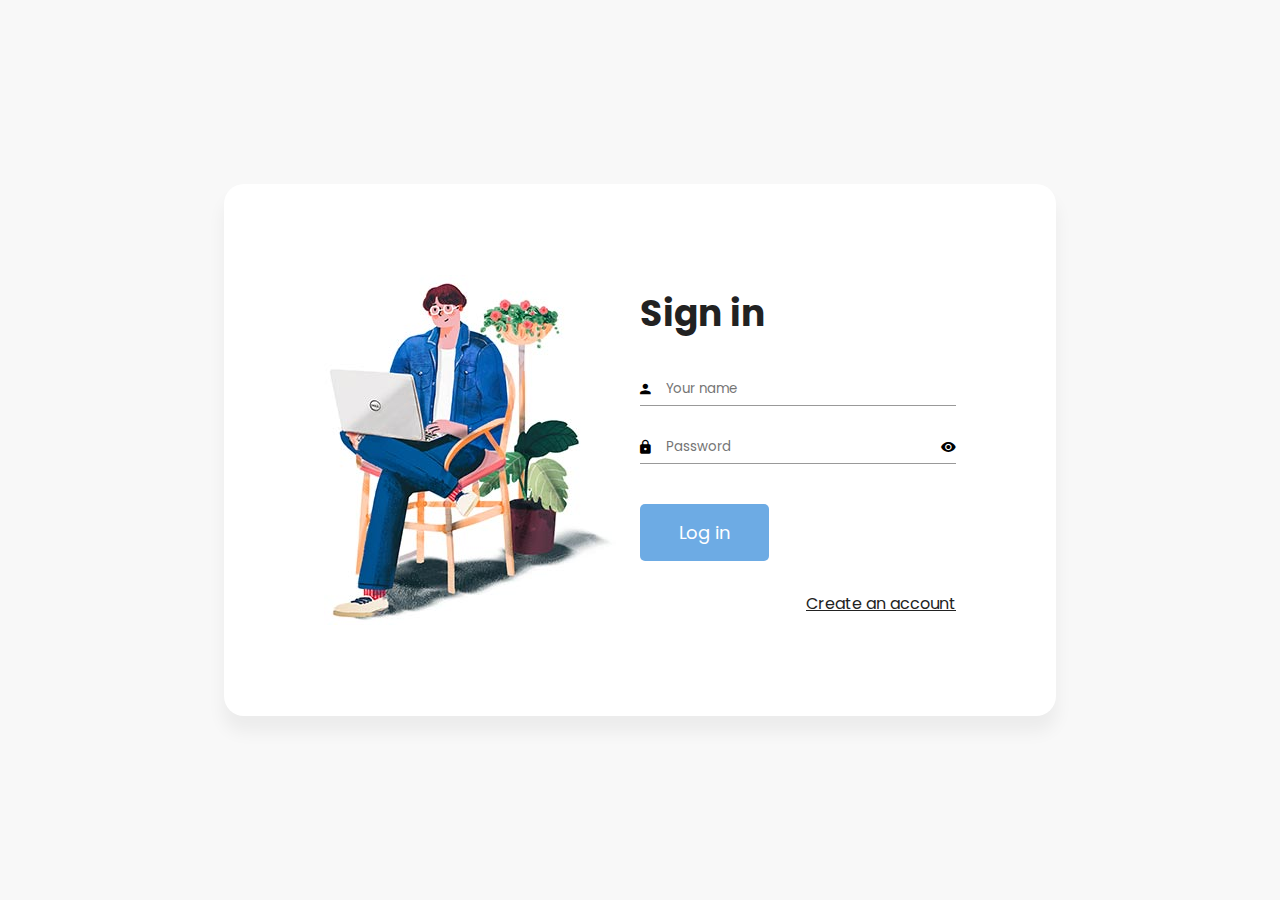
<file: login.html>
<!DOCTYPE html>
<html lang="en">
<head>
    <meta charset="UTF-8">
    <meta http-equiv="X-UA-Compatible" content="IE=edge">
    <meta name="viewport" content="width=device-width, initial-scale=1.0">
    <title>Login Page</title>
    <link rel="preconnect" href="https://fonts.gstatic.com">
    <link href="https://fonts.googleapis.com/css2?family=Poppins:wght@200;300;400;500;600;700;800&display=swap" rel="stylesheet">
    <link rel="stylesheet" href="./css/styles.css">
    <link rel="stylesheet" href="./css/material-design-iconic-font.css">
    <link rel="stylesheet" href="./css/material-design-iconic-font.min.css">
</head>
<body>
    <div class="container">
        <div class="wrapper sign-in">
            <form id="login-form" class="site-form">
                <h1 class="title">Sign in</h1>
                <label>
                    <span class="zmdi zmdi-account"></span>
                    <input type="text" id="usernameInput" placeholder="Your name">
                </label>
                <label>
                    <span class="zmdi zmdi-lock"></span>
                    <input type="password" id="passwordInput" placeholder="Password">
                    <button class="zmdi zmdi-eye" id="showButton" type="button"></button>
                </label>
                <input type="submit" value="Log in" id="submitButton">
            </form>
            <a href="./register.html" class="sign-link">Create an account</a>
            <img src="img/signin-image.jpg" alt="signin-image" class="signin-image">
        </div>
    </div>
    
    <script src="./js/login.js"></script>
</body>
</html>
</file>
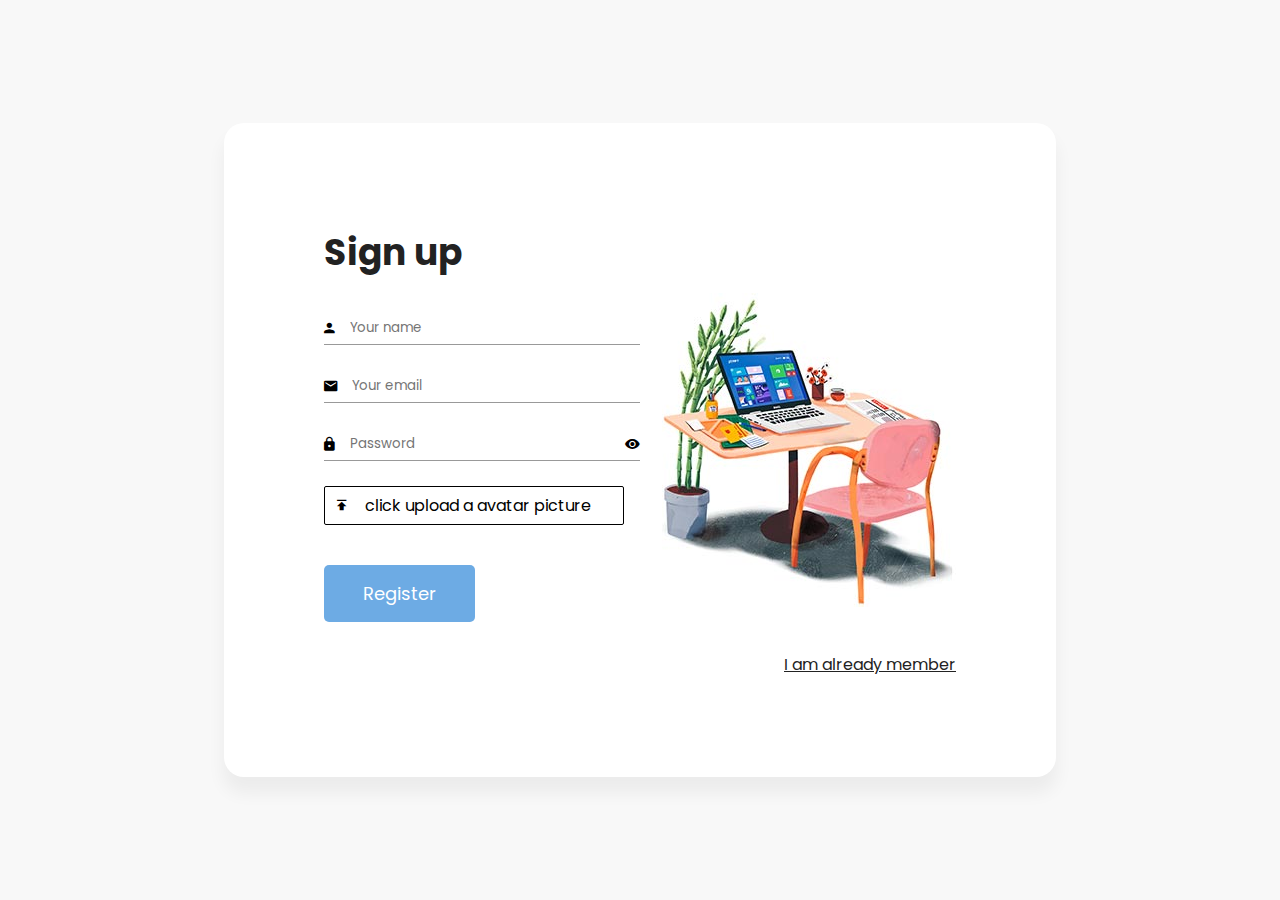
<file: register.html>
<!DOCTYPE html>
<html lang="en">
<head>
    <meta charset="UTF-8">
    <meta http-equiv="X-UA-Compatible" content="IE=edge">
    <meta name="viewport" content="width=device-width, initial-scale=1.0">
    <title>Registration Page</title>
    <link rel="preconnect" href="https://fonts.gstatic.com">
    <link href="https://fonts.googleapis.com/css2?family=Poppins:wght@200;300;400;500;600;700;800&display=swap" rel="stylesheet">
    <link rel="stylesheet" href="./css/styles.css">
    <link rel="stylesheet" href="./css/material-design-iconic-font.css">
    <link rel="stylesheet" href="./css/material-design-iconic-font.min.css">
</head>
<body>
    <div class="container">
        <div class="wrapper">
            <h1 class="title">Sign up</h1>
            <form id="register-form" class="site-form">
                <label>
                    <span class="zmdi zmdi-account"></span>
                    <input type="text" id="usernameInput" placeholder="Your name" required>
                </label>
                <label>
                    <span class="zmdi zmdi-email"></span>
                    <input type="email" id="emailInput" placeholder="Your email" required>
                </label>
                <label>
                    <span class="zmdi zmdi-lock"></span>
                    <input type="password" id="passwordInput" placeholder="Password" required>
                    <button class="zmdi zmdi-eye" type="button" id="showButton"></button>
                </label>
                <label class="custom-upload">
                    <span class="zmdi zmdi-upload"></span>
                    <span class="file-name">click upload a avatar picture</span>
                    <input type="file" id="uploadInput" accept="image/*">
                </label>
                <input type="submit" value="Register" id="submitButton">
            </form>
            <a href="./login.html" class="sign-link">I am already member</a>
            <img src="img/signup-image.jpg" alt="signup-image" class="signup-image">
        </div>
    </div>
    <script src="./js/register.js"></script>
</body>
</html>
</file>
<file: css/styles.css>
html {
    box-sizing: border-box;
}
*,
*::after,
*::before {
    box-sizing: inherit;
    margin: 0;
    padding: 0;
}

input:not(input[type="checkbox"]):-webkit-input-placeholder {
    color: #999;
    font-family: poppins, sans-serif;
}
input:not(input[type="checkbox"]):focus label {
    border-bottom: 1px solid #222;
}
input:not(input[type="checkbox"]):focus::-webkit-input-placeholder {
    color: #222;
    font-family: poppins, sans-serif;
}
*::-webkit-scrollbar {
    display: none;
}
*::-webkit-scrollbar:hover {
    width: 8px;
}
*::-webkit-scrollbar-track {
    background: #f1f1f1; 
}
*::-webkit-scrollbar-thumb {
    background: #CFCFCF; 
}

.container {
    min-height: 100vh;
    display: flex;
    align-items: center;
    justify-content: center;
    background-color: #F8F8F8;
}
.main-page {
    justify-content: flex-start;
}
.wrapper {
    width: 65%;
    padding: 100px;
    background: #fff;
    box-shadow: 0 15px 16.83px 0.17px rgba(0, 0, 0, 0.05);
    border-radius: 20px;
    position: relative;
    display: flex;
    flex-direction: column;
    overflow-y: scroll;
}
.traffic-light-wrapper {
    width: 30%;
    height: 680px;
    border-radius: 20px;
    background: #fff;
    margin-left: 50px;
    padding: 10px;
    box-shadow: 0 15px 16.83px 0.17px rgba(0, 0, 0, 0.05);
    display: flex;
    flex-direction: column;
    align-items: center;
}
.traffic-light-wrapper .title {
    display: flex;
    align-items: center;
    justify-content: center;
}
.table-wrapper {
    max-height: 250px;
    overflow-y: scroll;
}
.sign-in {
    display: flex;
    flex-direction: column;
    align-items: flex-end;
}
.title {
    margin-bottom: 30px;
    line-height: 1.66;
    font-weight: 700;
    color: #222;
    font-size: 36px;
    display: flex;
    align-items: center;
    font-family: poppins, sans-serif;
}
.title span {
    margin-right: 20px;
}
.site-form {
    width: 50%;
    display: flex;
    flex-direction: column;
    align-items: flex-start;
}
label {
    width: 100%;
    display: flex;
    align-items: center;
    border: none;
    border-bottom: 1px solid #999;
    padding: 6px 0;
    margin-bottom: 25px;
    position: relative;
}
label span {
    margin-right: 15px;
}
label button {
    position: absolute;
    right: 0;
    border: none;
    background: none;
}
label button:hover {
    cursor: pointer;
}
input[type="text"], input[type="password"], input[type="email"] {
    outline: none;
    border: none;
    width: 100%;
    font-family: poppins, sans-serif;
}
input[type="submit"] {
    display: inline-block;
    background: #6dabe4;
    color: #fff;
    border: none;
    outline: none;
    font-size: 18px;
    margin-top: 15px;
    font-family: poppins, sans-serif;
    padding: 15px 39px;
    border-radius: 5px;
    transition: 0.2s;
    cursor: pointer;
}
input[type="submit"]:hover {
    background-color: #4292DC;
}
input[type="file"] {
    display: none;
}
.custom-upload {
    font-family: poppins, sans-serif;
    width: 300px;
    border: 1px solid #000;
    border-radius: 2px;
    display: inline-block;
    padding: 6px 12px;
    cursor: pointer;
}
label:last-child {
    border-bottom: none;
}
.signup-image {
    position: absolute;
    right: 100px;
    top: 50%;
    transform: translateY(-50%);
}
.signin-image {
    position: absolute;
    left: 100px;
    top: 50%;
    transform: translateY(-50%);
}
.sign-link {
    margin-top: 30px;
    margin-left: auto;
    font-size: 16px;
    color: #222;
    font-family: poppins, sans-serif;
}
table {
    width: 100%;
    border-collapse: collapse;
    border-radius: 5px;
}
table, tr, td, th {
    border: 2px solid black;
    text-align: center;
}
th {
    height: 40px;
    font-size: 20px;
    font-weight: bold;
    background-color: rgb(227, 228, 161);
    font-family: poppins, sans-serif;
}
td {
    height: 30px;
    font-size: 18px;
    font-weight: 500;
    background-color: rgb(216, 215, 215);
    font-family: poppins, sans-serif;
}
#signOut {
    position: absolute;
    right: 10px;
    bottom: 10px;
    color: #fff;
    border: none;
    outline: none;
    font-size: 18px;
    background-color: rgb(255, 52, 52);
    font-family: poppins, sans-serif;
    padding: 15px 39px;
    border-radius: 5px;
    transition: 0.2s;
    cursor: pointer;
}
#signOut:hover {
    background-color: rgb(247, 0, 0);   
}
.traffic-light {
    height: 500px;
    width: 200px;
    border-radius: 20px;
    display: flex;
    flex-direction: column;
    justify-content: space-evenly;
    align-items: center;
    background-color: #2c3e50;
}
.circle {
    width: 125px;
    height: 125px;
    border-radius: 50%;
    background-color: rgba(0, 0, 0, 0.3);
    position: relative;
}
.circle::after {
    content: "";
    position: absolute;
    width: 100px;
    height: 100px;
    top: 50%;
    right: 10px;
    transform: translateY(-50%);
    border-right: 10px solid rgba(255, 255, 255, 0.6);
    border-radius: 50%;
}
.circle.red {
    background-color: red;
    box-shadow: 0 0 20px 5px red;
}
.circle.yellow {
    background-color: yellow;
    box-shadow: 0 0 20px 5px yellow;
}
.circle.green {
    background-color: green;
    box-shadow: 0 0 20px 5px green;
}
</file>
<file: css/material-design-iconic-font.min.css>
@font-face {
    font-family: Material-Design-Iconic-Font;
    src: url(../fonts/Material-Design-Iconic-Font.woff2?v=2.2.0) format("woff2"), url(../fonts/Material-Design-Iconic-Font.woff?v=2.2.0) format("woff"), url(../fonts/Material-Design-Iconic-Font.ttf?v=2.2.0) format("truetype");
}
.zmdi {
    display: inline-block;
    font: normal normal normal 14px/1 "Material-Design-Iconic-Font";
    font-size: inherit;
    text-rendering: auto;
    -webkit-font-smoothing: antialiased;
    -moz-osx-font-smoothing: grayscale;
}
.zmdi-hc-lg {
    font-size: 1.33333333em;
    line-height: 0.75em;
    vertical-align: -15%;
}
.zmdi-hc-2x {
    font-size: 2em;
}
.zmdi-hc-3x {
    font-size: 3em;
}
.zmdi-hc-4x {
    font-size: 4em;
}
.zmdi-hc-5x {
    font-size: 5em;
}
.zmdi-hc-fw {
    width: 1.28571429em;
    text-align: center;
}
.zmdi-hc-ul {
    padding-left: 0;
    margin-left: 2.14285714em;
    list-style-type: none;
}
.zmdi-hc-ul > li {
    position: relative;
}
.zmdi-hc-li {
    position: absolute;
    left: -2.14285714em;
    width: 2.14285714em;
    top: 0.14285714em;
    text-align: center;
}
.zmdi-hc-li.zmdi-hc-lg {
    left: -1.85714286em;
}
.zmdi-hc-border {
    padding: 0.1em 0.25em;
    border: solid 0.1em #9e9e9e;
    border-radius: 2px;
}
.zmdi-hc-border-circle {
    padding: 0.1em 0.25em;
    border: solid 0.1em #9e9e9e;
    border-radius: 50%;
}
.zmdi.pull-left {
    float: left;
    margin-right: 0.15em;
}
.zmdi.pull-right {
    float: right;
    margin-left: 0.15em;
}
.zmdi-hc-spin {
    -webkit-animation: zmdi-spin 1.5s infinite linear;
    animation: zmdi-spin 1.5s infinite linear;
}
.zmdi-hc-spin-reverse {
    -webkit-animation: zmdi-spin-reverse 1.5s infinite linear;
    animation: zmdi-spin-reverse 1.5s infinite linear;
}
@-webkit-keyframes zmdi-spin {
    0% {
        -webkit-transform: rotate(0deg);
        transform: rotate(0deg);
    }
    100% {
        -webkit-transform: rotate(359deg);
        transform: rotate(359deg);
    }
}
@keyframes zmdi-spin {
    0% {
        -webkit-transform: rotate(0deg);
        transform: rotate(0deg);
    }
    100% {
        -webkit-transform: rotate(359deg);
        transform: rotate(359deg);
    }
}
@-webkit-keyframes zmdi-spin-reverse {
    0% {
        -webkit-transform: rotate(0deg);
        transform: rotate(0deg);
    }
    100% {
        -webkit-transform: rotate(-359deg);
        transform: rotate(-359deg);
    }
}
@keyframes zmdi-spin-reverse {
    0% {
        -webkit-transform: rotate(0deg);
        transform: rotate(0deg);
    }
    100% {
        -webkit-transform: rotate(-359deg);
        transform: rotate(-359deg);
    }
}
.zmdi-hc-rotate-90 {
    -webkit-transform: rotate(90deg);
    -ms-transform: rotate(90deg);
    transform: rotate(90deg);
}
.zmdi-hc-rotate-180 {
    -webkit-transform: rotate(180deg);
    -ms-transform: rotate(180deg);
    transform: rotate(180deg);
}
.zmdi-hc-rotate-270 {
    -webkit-transform: rotate(270deg);
    -ms-transform: rotate(270deg);
    transform: rotate(270deg);
}
.zmdi-hc-flip-horizontal {
    -webkit-transform: scale(-1, 1);
    -ms-transform: scale(-1, 1);
    transform: scale(-1, 1);
}
.zmdi-hc-flip-vertical {
    -webkit-transform: scale(1, -1);
    -ms-transform: scale(1, -1);
    transform: scale(1, -1);
}
.zmdi-hc-stack {
    position: relative;
    display: inline-block;
    width: 2em;
    height: 2em;
    line-height: 2em;
    vertical-align: middle;
}
.zmdi-hc-stack-1x,
.zmdi-hc-stack-2x {
    position: absolute;
    left: 0;
    width: 100%;
    text-align: center;
}
.zmdi-hc-stack-1x {
    line-height: inherit;
}
.zmdi-hc-stack-2x {
    font-size: 2em;
}
.zmdi-hc-inverse {
    color: #fff;
}
.zmdi-3d-rotation:before {
    content: "\f101";
}
.zmdi-airplane-off:before {
    content: "\f102";
}
.zmdi-airplane:before {
    content: "\f103";
}
.zmdi-album:before {
    content: "\f104";
}
.zmdi-archive:before {
    content: "\f105";
}
.zmdi-assignment-account:before {
    content: "\f106";
}
.zmdi-assignment-alert:before {
    content: "\f107";
}
.zmdi-assignment-check:before {
    content: "\f108";
}
.zmdi-assignment-o:before {
    content: "\f109";
}
.zmdi-assignment-return:before {
    content: "\f10a";
}
.zmdi-assignment-returned:before {
    content: "\f10b";
}
.zmdi-assignment:before {
    content: "\f10c";
}
.zmdi-attachment-alt:before {
    content: "\f10d";
}
.zmdi-attachment:before {
    content: "\f10e";
}
.zmdi-audio:before {
    content: "\f10f";
}
.zmdi-badge-check:before {
    content: "\f110";
}
.zmdi-balance-wallet:before {
    content: "\f111";
}
.zmdi-balance:before {
    content: "\f112";
}
.zmdi-battery-alert:before {
    content: "\f113";
}
.zmdi-battery-flash:before {
    content: "\f114";
}
.zmdi-battery-unknown:before {
    content: "\f115";
}
.zmdi-battery:before {
    content: "\f116";
}
.zmdi-bike:before {
    content: "\f117";
}
.zmdi-block-alt:before {
    content: "\f118";
}
.zmdi-block:before {
    content: "\f119";
}
.zmdi-boat:before {
    content: "\f11a";
}
.zmdi-book-image:before {
    content: "\f11b";
}
.zmdi-book:before {
    content: "\f11c";
}
.zmdi-bookmark-outline:before {
    content: "\f11d";
}
.zmdi-bookmark:before {
    content: "\f11e";
}
.zmdi-brush:before {
    content: "\f11f";
}
.zmdi-bug:before {
    content: "\f120";
}
.zmdi-bus:before {
    content: "\f121";
}
.zmdi-cake:before {
    content: "\f122";
}
.zmdi-car-taxi:before {
    content: "\f123";
}
.zmdi-car-wash:before {
    content: "\f124";
}
.zmdi-car:before {
    content: "\f125";
}
.zmdi-card-giftcard:before {
    content: "\f126";
}
.zmdi-card-membership:before {
    content: "\f127";
}
.zmdi-card-travel:before {
    content: "\f128";
}
.zmdi-card:before {
    content: "\f129";
}
.zmdi-case-check:before {
    content: "\f12a";
}
.zmdi-case-download:before {
    content: "\f12b";
}
.zmdi-case-play:before {
    content: "\f12c";
}
.zmdi-case:before {
    content: "\f12d";
}
.zmdi-cast-connected:before {
    content: "\f12e";
}
.zmdi-cast:before {
    content: "\f12f";
}
.zmdi-chart-donut:before {
    content: "\f130";
}
.zmdi-chart:before {
    content: "\f131";
}
.zmdi-city-alt:before {
    content: "\f132";
}
.zmdi-city:before {
    content: "\f133";
}
.zmdi-close-circle-o:before {
    content: "\f134";
}
.zmdi-close-circle:before {
    content: "\f135";
}
.zmdi-close:before {
    content: "\f136";
}
.zmdi-cocktail:before {
    content: "\f137";
}
.zmdi-code-setting:before {
    content: "\f138";
}
.zmdi-code-smartphone:before {
    content: "\f139";
}
.zmdi-code:before {
    content: "\f13a";
}
.zmdi-coffee:before {
    content: "\f13b";
}
.zmdi-collection-bookmark:before {
    content: "\f13c";
}
.zmdi-collection-case-play:before {
    content: "\f13d";
}
.zmdi-collection-folder-image:before {
    content: "\f13e";
}
.zmdi-collection-image-o:before {
    content: "\f13f";
}
.zmdi-collection-image:before {
    content: "\f140";
}
.zmdi-collection-item-1:before {
    content: "\f141";
}
.zmdi-collection-item-2:before {
    content: "\f142";
}
.zmdi-collection-item-3:before {
    content: "\f143";
}
.zmdi-collection-item-4:before {
    content: "\f144";
}
.zmdi-collection-item-5:before {
    content: "\f145";
}
.zmdi-collection-item-6:before {
    content: "\f146";
}
.zmdi-collection-item-7:before {
    content: "\f147";
}
.zmdi-collection-item-8:before {
    content: "\f148";
}
.zmdi-collection-item-9-plus:before {
    content: "\f149";
}
.zmdi-collection-item-9:before {
    content: "\f14a";
}
.zmdi-collection-item:before {
    content: "\f14b";
}
.zmdi-collection-music:before {
    content: "\f14c";
}
.zmdi-collection-pdf:before {
    content: "\f14d";
}
.zmdi-collection-plus:before {
    content: "\f14e";
}
.zmdi-collection-speaker:before {
    content: "\f14f";
}
.zmdi-collection-text:before {
    content: "\f150";
}
.zmdi-collection-video:before {
    content: "\f151";
}
.zmdi-compass:before {
    content: "\f152";
}
.zmdi-cutlery:before {
    content: "\f153";
}
.zmdi-delete:before {
    content: "\f154";
}
.zmdi-dialpad:before {
    content: "\f155";
}
.zmdi-dns:before {
    content: "\f156";
}
.zmdi-drink:before {
    content: "\f157";
}
.zmdi-edit:before {
    content: "\f158";
}
.zmdi-email-open:before {
    content: "\f159";
}
.zmdi-email:before {
    content: "\f15a";
}
.zmdi-eye-off:before {
    content: "\f15b";
}
.zmdi-eye:before {
    content: "\f15c";
}
.zmdi-eyedropper:before {
    content: "\f15d";
}
.zmdi-favorite-outline:before {
    content: "\f15e";
}
.zmdi-favorite:before {
    content: "\f15f";
}
.zmdi-filter-list:before {
    content: "\f160";
}
.zmdi-fire:before {
    content: "\f161";
}
.zmdi-flag:before {
    content: "\f162";
}
.zmdi-flare:before {
    content: "\f163";
}
.zmdi-flash-auto:before {
    content: "\f164";
}
.zmdi-flash-off:before {
    content: "\f165";
}
.zmdi-flash:before {
    content: "\f166";
}
.zmdi-flip:before {
    content: "\f167";
}
.zmdi-flower-alt:before {
    content: "\f168";
}
.zmdi-flower:before {
    content: "\f169";
}
.zmdi-font:before {
    content: "\f16a";
}
.zmdi-fullscreen-alt:before {
    content: "\f16b";
}
.zmdi-fullscreen-exit:before {
    content: "\f16c";
}
.zmdi-fullscreen:before {
    content: "\f16d";
}
.zmdi-functions:before {
    content: "\f16e";
}
.zmdi-gas-station:before {
    content: "\f16f";
}
.zmdi-gesture:before {
    content: "\f170";
}
.zmdi-globe-alt:before {
    content: "\f171";
}
.zmdi-globe-lock:before {
    content: "\f172";
}
.zmdi-globe:before {
    content: "\f173";
}
.zmdi-graduation-cap:before {
    content: "\f174";
}
.zmdi-home:before {
    content: "\f175";
}
.zmdi-hospital-alt:before {
    content: "\f176";
}
.zmdi-hospital:before {
    content: "\f177";
}
.zmdi-hotel:before {
    content: "\f178";
}
.zmdi-hourglass-alt:before {
    content: "\f179";
}
.zmdi-hourglass-outline:before {
    content: "\f17a";
}
.zmdi-hourglass:before {
    content: "\f17b";
}
.zmdi-http:before {
    content: "\f17c";
}
.zmdi-image-alt:before {
    content: "\f17d";
}
.zmdi-image-o:before {
    content: "\f17e";
}
.zmdi-image:before {
    content: "\f17f";
}
.zmdi-inbox:before {
    content: "\f180";
}
.zmdi-invert-colors-off:before {
    content: "\f181";
}
.zmdi-invert-colors:before {
    content: "\f182";
}
.zmdi-key:before {
    content: "\f183";
}
.zmdi-label-alt-outline:before {
    content: "\f184";
}
.zmdi-label-alt:before {
    content: "\f185";
}
.zmdi-label-heart:before {
    content: "\f186";
}
.zmdi-label:before {
    content: "\f187";
}
.zmdi-labels:before {
    content: "\f188";
}
.zmdi-lamp:before {
    content: "\f189";
}
.zmdi-landscape:before {
    content: "\f18a";
}
.zmdi-layers-off:before {
    content: "\f18b";
}
.zmdi-layers:before {
    content: "\f18c";
}
.zmdi-library:before {
    content: "\f18d";
}
.zmdi-link:before {
    content: "\f18e";
}
.zmdi-lock-open:before {
    content: "\f18f";
}
.zmdi-lock-outline:before {
    content: "\f190";
}
.zmdi-lock:before {
    content: "\f191";
}
.zmdi-mail-reply-all:before {
    content: "\f192";
}
.zmdi-mail-reply:before {
    content: "\f193";
}
.zmdi-mail-send:before {
    content: "\f194";
}
.zmdi-mall:before {
    content: "\f195";
}
.zmdi-map:before {
    content: "\f196";
}
.zmdi-menu:before {
    content: "\f197";
}
.zmdi-money-box:before {
    content: "\f198";
}
.zmdi-money-off:before {
    content: "\f199";
}
.zmdi-money:before {
    content: "\f19a";
}
.zmdi-more-vert:before {
    content: "\f19b";
}
.zmdi-more:before {
    content: "\f19c";
}
.zmdi-movie-alt:before {
    content: "\f19d";
}
.zmdi-movie:before {
    content: "\f19e";
}
.zmdi-nature-people:before {
    content: "\f19f";
}
.zmdi-nature:before {
    content: "\f1a0";
}
.zmdi-navigation:before {
    content: "\f1a1";
}
.zmdi-open-in-browser:before {
    content: "\f1a2";
}
.zmdi-open-in-new:before {
    content: "\f1a3";
}
.zmdi-palette:before {
    content: "\f1a4";
}
.zmdi-parking:before {
    content: "\f1a5";
}
.zmdi-pin-account:before {
    content: "\f1a6";
}
.zmdi-pin-assistant:before {
    content: "\f1a7";
}
.zmdi-pin-drop:before {
    content: "\f1a8";
}
.zmdi-pin-help:before {
    content: "\f1a9";
}
.zmdi-pin-off:before {
    content: "\f1aa";
}
.zmdi-pin:before {
    content: "\f1ab";
}
.zmdi-pizza:before {
    content: "\f1ac";
}
.zmdi-plaster:before {
    content: "\f1ad";
}
.zmdi-power-setting:before {
    content: "\f1ae";
}
.zmdi-power:before {
    content: "\f1af";
}
.zmdi-print:before {
    content: "\f1b0";
}
.zmdi-puzzle-piece:before {
    content: "\f1b1";
}
.zmdi-quote:before {
    content: "\f1b2";
}
.zmdi-railway:before {
    content: "\f1b3";
}
.zmdi-receipt:before {
    content: "\f1b4";
}
.zmdi-refresh-alt:before {
    content: "\f1b5";
}
.zmdi-refresh-sync-alert:before {
    content: "\f1b6";
}
.zmdi-refresh-sync-off:before {
    content: "\f1b7";
}
.zmdi-refresh-sync:before {
    content: "\f1b8";
}
.zmdi-refresh:before {
    content: "\f1b9";
}
.zmdi-roller:before {
    content: "\f1ba";
}
.zmdi-ruler:before {
    content: "\f1bb";
}
.zmdi-scissors:before {
    content: "\f1bc";
}
.zmdi-screen-rotation-lock:before {
    content: "\f1bd";
}
.zmdi-screen-rotation:before {
    content: "\f1be";
}
.zmdi-search-for:before {
    content: "\f1bf";
}
.zmdi-search-in-file:before {
    content: "\f1c0";
}
.zmdi-search-in-page:before {
    content: "\f1c1";
}
.zmdi-search-replace:before {
    content: "\f1c2";
}
.zmdi-search:before {
    content: "\f1c3";
}
.zmdi-seat:before {
    content: "\f1c4";
}
.zmdi-settings-square:before {
    content: "\f1c5";
}
.zmdi-settings:before {
    content: "\f1c6";
}
.zmdi-shield-check:before {
    content: "\f1c7";
}
.zmdi-shield-security:before {
    content: "\f1c8";
}
.zmdi-shopping-basket:before {
    content: "\f1c9";
}
.zmdi-shopping-cart-plus:before {
    content: "\f1ca";
}
.zmdi-shopping-cart:before {
    content: "\f1cb";
}
.zmdi-sign-in:before {
    content: "\f1cc";
}
.zmdi-sort-amount-asc:before {
    content: "\f1cd";
}
.zmdi-sort-amount-desc:before {
    content: "\f1ce";
}
.zmdi-sort-asc:before {
    content: "\f1cf";
}
.zmdi-sort-desc:before {
    content: "\f1d0";
}
.zmdi-spellcheck:before {
    content: "\f1d1";
}
.zmdi-storage:before {
    content: "\f1d2";
}
.zmdi-store-24:before {
    content: "\f1d3";
}
.zmdi-store:before {
    content: "\f1d4";
}
.zmdi-subway:before {
    content: "\f1d5";
}
.zmdi-sun:before {
    content: "\f1d6";
}
.zmdi-tab-unselected:before {
    content: "\f1d7";
}
.zmdi-tab:before {
    content: "\f1d8";
}
.zmdi-tag-close:before {
    content: "\f1d9";
}
.zmdi-tag-more:before {
    content: "\f1da";
}
.zmdi-tag:before {
    content: "\f1db";
}
.zmdi-thumb-down:before {
    content: "\f1dc";
}
.zmdi-thumb-up-down:before {
    content: "\f1dd";
}
.zmdi-thumb-up:before {
    content: "\f1de";
}
.zmdi-ticket-star:before {
    content: "\f1df";
}
.zmdi-toll:before {
    content: "\f1e0";
}
.zmdi-toys:before {
    content: "\f1e1";
}
.zmdi-traffic:before {
    content: "\f1e2";
}
.zmdi-translate:before {
    content: "\f1e3";
}
.zmdi-triangle-down:before {
    content: "\f1e4";
}
.zmdi-triangle-up:before {
    content: "\f1e5";
}
.zmdi-truck:before {
    content: "\f1e6";
}
.zmdi-turning-sign:before {
    content: "\f1e7";
}
.zmdi-wallpaper:before {
    content: "\f1e8";
}
.zmdi-washing-machine:before {
    content: "\f1e9";
}
.zmdi-window-maximize:before {
    content: "\f1ea";
}
.zmdi-window-minimize:before {
    content: "\f1eb";
}
.zmdi-window-restore:before {
    content: "\f1ec";
}
.zmdi-wrench:before {
    content: "\f1ed";
}
.zmdi-zoom-in:before {
    content: "\f1ee";
}
.zmdi-zoom-out:before {
    content: "\f1ef";
}
.zmdi-alert-circle-o:before {
    content: "\f1f0";
}
.zmdi-alert-circle:before {
    content: "\f1f1";
}
.zmdi-alert-octagon:before {
    content: "\f1f2";
}
.zmdi-alert-polygon:before {
    content: "\f1f3";
}
.zmdi-alert-triangle:before {
    content: "\f1f4";
}
.zmdi-help-outline:before {
    content: "\f1f5";
}
.zmdi-help:before {
    content: "\f1f6";
}
.zmdi-info-outline:before {
    content: "\f1f7";
}
.zmdi-info:before {
    content: "\f1f8";
}
.zmdi-notifications-active:before {
    content: "\f1f9";
}
.zmdi-notifications-add:before {
    content: "\f1fa";
}
.zmdi-notifications-none:before {
    content: "\f1fb";
}
.zmdi-notifications-off:before {
    content: "\f1fc";
}
.zmdi-notifications-paused:before {
    content: "\f1fd";
}
.zmdi-notifications:before {
    content: "\f1fe";
}
.zmdi-account-add:before {
    content: "\f1ff";
}
.zmdi-account-box-mail:before {
    content: "\f200";
}
.zmdi-account-box-o:before {
    content: "\f201";
}
.zmdi-account-box-phone:before {
    content: "\f202";
}
.zmdi-account-box:before {
    content: "\f203";
}
.zmdi-account-calendar:before {
    content: "\f204";
}
.zmdi-account-circle:before {
    content: "\f205";
}
.zmdi-account-o:before {
    content: "\f206";
}
.zmdi-account:before {
    content: "\f207";
}
.zmdi-accounts-add:before {
    content: "\f208";
}
.zmdi-accounts-alt:before {
    content: "\f209";
}
.zmdi-accounts-list-alt:before {
    content: "\f20a";
}
.zmdi-accounts-list:before {
    content: "\f20b";
}
.zmdi-accounts-outline:before {
    content: "\f20c";
}
.zmdi-accounts:before {
    content: "\f20d";
}
.zmdi-face:before {
    content: "\f20e";
}
.zmdi-female:before {
    content: "\f20f";
}
.zmdi-male-alt:before {
    content: "\f210";
}
.zmdi-male-female:before {
    content: "\f211";
}
.zmdi-male:before {
    content: "\f212";
}
.zmdi-mood-bad:before {
    content: "\f213";
}
.zmdi-mood:before {
    content: "\f214";
}
.zmdi-run:before {
    content: "\f215";
}
.zmdi-walk:before {
    content: "\f216";
}
.zmdi-cloud-box:before {
    content: "\f217";
}
.zmdi-cloud-circle:before {
    content: "\f218";
}
.zmdi-cloud-done:before {
    content: "\f219";
}
.zmdi-cloud-download:before {
    content: "\f21a";
}
.zmdi-cloud-off:before {
    content: "\f21b";
}
.zmdi-cloud-outline-alt:before {
    content: "\f21c";
}
.zmdi-cloud-outline:before {
    content: "\f21d";
}
.zmdi-cloud-upload:before {
    content: "\f21e";
}
.zmdi-cloud:before {
    content: "\f21f";
}
.zmdi-download:before {
    content: "\f220";
}
.zmdi-file-plus:before {
    content: "\f221";
}
.zmdi-file-text:before {
    content: "\f222";
}
.zmdi-file:before {
    content: "\f223";
}
.zmdi-folder-outline:before {
    content: "\f224";
}
.zmdi-folder-person:before {
    content: "\f225";
}
.zmdi-folder-star-alt:before {
    content: "\f226";
}
.zmdi-folder-star:before {
    content: "\f227";
}
.zmdi-folder:before {
    content: "\f228";
}
.zmdi-gif:before {
    content: "\f229";
}
.zmdi-upload:before {
    content: "\f22a";
}
.zmdi-border-all:before {
    content: "\f22b";
}
.zmdi-border-bottom:before {
    content: "\f22c";
}
.zmdi-border-clear:before {
    content: "\f22d";
}
.zmdi-border-color:before {
    content: "\f22e";
}
.zmdi-border-horizontal:before {
    content: "\f22f";
}
.zmdi-border-inner:before {
    content: "\f230";
}
.zmdi-border-left:before {
    content: "\f231";
}
.zmdi-border-outer:before {
    content: "\f232";
}
.zmdi-border-right:before {
    content: "\f233";
}
.zmdi-border-style:before {
    content: "\f234";
}
.zmdi-border-top:before {
    content: "\f235";
}
.zmdi-border-vertical:before {
    content: "\f236";
}
.zmdi-copy:before {
    content: "\f237";
}
.zmdi-crop:before {
    content: "\f238";
}
.zmdi-format-align-center:before {
    content: "\f239";
}
.zmdi-format-align-justify:before {
    content: "\f23a";
}
.zmdi-format-align-left:before {
    content: "\f23b";
}
.zmdi-format-align-right:before {
    content: "\f23c";
}
.zmdi-format-bold:before {
    content: "\f23d";
}
.zmdi-format-clear-all:before {
    content: "\f23e";
}
.zmdi-format-clear:before {
    content: "\f23f";
}
.zmdi-format-color-fill:before {
    content: "\f240";
}
.zmdi-format-color-reset:before {
    content: "\f241";
}
.zmdi-format-color-text:before {
    content: "\f242";
}
.zmdi-format-indent-decrease:before {
    content: "\f243";
}
.zmdi-format-indent-increase:before {
    content: "\f244";
}
.zmdi-format-italic:before {
    content: "\f245";
}
.zmdi-format-line-spacing:before {
    content: "\f246";
}
.zmdi-format-list-bulleted:before {
    content: "\f247";
}
.zmdi-format-list-numbered:before {
    content: "\f248";
}
.zmdi-format-ltr:before {
    content: "\f249";
}
.zmdi-format-rtl:before {
    content: "\f24a";
}
.zmdi-format-size:before {
    content: "\f24b";
}
.zmdi-format-strikethrough-s:before {
    content: "\f24c";
}
.zmdi-format-strikethrough:before {
    content: "\f24d";
}
.zmdi-format-subject:before {
    content: "\f24e";
}
.zmdi-format-underlined:before {
    content: "\f24f";
}
.zmdi-format-valign-bottom:before {
    content: "\f250";
}
.zmdi-format-valign-center:before {
    content: "\f251";
}
.zmdi-format-valign-top:before {
    content: "\f252";
}
.zmdi-redo:before {
    content: "\f253";
}
.zmdi-select-all:before {
    content: "\f254";
}
.zmdi-space-bar:before {
    content: "\f255";
}
.zmdi-text-format:before {
    content: "\f256";
}
.zmdi-transform:before {
    content: "\f257";
}
.zmdi-undo:before {
    content: "\f258";
}
.zmdi-wrap-text:before {
    content: "\f259";
}
.zmdi-comment-alert:before {
    content: "\f25a";
}
.zmdi-comment-alt-text:before {
    content: "\f25b";
}
.zmdi-comment-alt:before {
    content: "\f25c";
}
.zmdi-comment-edit:before {
    content: "\f25d";
}
.zmdi-comment-image:before {
    content: "\f25e";
}
.zmdi-comment-list:before {
    content: "\f25f";
}
.zmdi-comment-more:before {
    content: "\f260";
}
.zmdi-comment-outline:before {
    content: "\f261";
}
.zmdi-comment-text-alt:before {
    content: "\f262";
}
.zmdi-comment-text:before {
    content: "\f263";
}
.zmdi-comment-video:before {
    content: "\f264";
}
.zmdi-comment:before {
    content: "\f265";
}
.zmdi-comments:before {
    content: "\f266";
}
.zmdi-check-all:before {
    content: "\f267";
}
.zmdi-check-circle-u:before {
    content: "\f268";
}
.zmdi-check-circle:before {
    content: "\f269";
}
.zmdi-check-square:before {
    content: "\f26a";
}
.zmdi-check:before {
    content: "\f26b";
}
.zmdi-circle-o:before {
    content: "\f26c";
}
.zmdi-circle:before {
    content: "\f26d";
}
.zmdi-dot-circle-alt:before {
    content: "\f26e";
}
.zmdi-dot-circle:before {
    content: "\f26f";
}
.zmdi-minus-circle-outline:before {
    content: "\f270";
}
.zmdi-minus-circle:before {
    content: "\f271";
}
.zmdi-minus-square:before {
    content: "\f272";
}
.zmdi-minus:before {
    content: "\f273";
}
.zmdi-plus-circle-o-duplicate:before {
    content: "\f274";
}
.zmdi-plus-circle-o:before {
    content: "\f275";
}
.zmdi-plus-circle:before {
    content: "\f276";
}
.zmdi-plus-square:before {
    content: "\f277";
}
.zmdi-plus:before {
    content: "\f278";
}
.zmdi-square-o:before {
    content: "\f279";
}
.zmdi-star-circle:before {
    content: "\f27a";
}
.zmdi-star-half:before {
    content: "\f27b";
}
.zmdi-star-outline:before {
    content: "\f27c";
}
.zmdi-star:before {
    content: "\f27d";
}
.zmdi-bluetooth-connected:before {
    content: "\f27e";
}
.zmdi-bluetooth-off:before {
    content: "\f27f";
}
.zmdi-bluetooth-search:before {
    content: "\f280";
}
.zmdi-bluetooth-setting:before {
    content: "\f281";
}
.zmdi-bluetooth:before {
    content: "\f282";
}
.zmdi-camera-add:before {
    content: "\f283";
}
.zmdi-camera-alt:before {
    content: "\f284";
}
.zmdi-camera-bw:before {
    content: "\f285";
}
.zmdi-camera-front:before {
    content: "\f286";
}
.zmdi-camera-mic:before {
    content: "\f287";
}
.zmdi-camera-party-mode:before {
    content: "\f288";
}
.zmdi-camera-rear:before {
    content: "\f289";
}
.zmdi-camera-roll:before {
    content: "\f28a";
}
.zmdi-camera-switch:before {
    content: "\f28b";
}
.zmdi-camera:before {
    content: "\f28c";
}
.zmdi-card-alert:before {
    content: "\f28d";
}
.zmdi-card-off:before {
    content: "\f28e";
}
.zmdi-card-sd:before {
    content: "\f28f";
}
.zmdi-card-sim:before {
    content: "\f290";
}
.zmdi-desktop-mac:before {
    content: "\f291";
}
.zmdi-desktop-windows:before {
    content: "\f292";
}
.zmdi-device-hub:before {
    content: "\f293";
}
.zmdi-devices-off:before {
    content: "\f294";
}
.zmdi-devices:before {
    content: "\f295";
}
.zmdi-dock:before {
    content: "\f296";
}
.zmdi-floppy:before {
    content: "\f297";
}
.zmdi-gamepad:before {
    content: "\f298";
}
.zmdi-gps-dot:before {
    content: "\f299";
}
.zmdi-gps-off:before {
    content: "\f29a";
}
.zmdi-gps:before {
    content: "\f29b";
}
.zmdi-headset-mic:before {
    content: "\f29c";
}
.zmdi-headset:before {
    content: "\f29d";
}
.zmdi-input-antenna:before {
    content: "\f29e";
}
.zmdi-input-composite:before {
    content: "\f29f";
}
.zmdi-input-hdmi:before {
    content: "\f2a0";
}
.zmdi-input-power:before {
    content: "\f2a1";
}
.zmdi-input-svideo:before {
    content: "\f2a2";
}
.zmdi-keyboard-hide:before {
    content: "\f2a3";
}
.zmdi-keyboard:before {
    content: "\f2a4";
}
.zmdi-laptop-chromebook:before {
    content: "\f2a5";
}
.zmdi-laptop-mac:before {
    content: "\f2a6";
}
.zmdi-laptop:before {
    content: "\f2a7";
}
.zmdi-mic-off:before {
    content: "\f2a8";
}
.zmdi-mic-outline:before {
    content: "\f2a9";
}
.zmdi-mic-setting:before {
    content: "\f2aa";
}
.zmdi-mic:before {
    content: "\f2ab";
}
.zmdi-mouse:before {
    content: "\f2ac";
}
.zmdi-network-alert:before {
    content: "\f2ad";
}
.zmdi-network-locked:before {
    content: "\f2ae";
}
.zmdi-network-off:before {
    content: "\f2af";
}
.zmdi-network-outline:before {
    content: "\f2b0";
}
.zmdi-network-setting:before {
    content: "\f2b1";
}
.zmdi-network:before {
    content: "\f2b2";
}
.zmdi-phone-bluetooth:before {
    content: "\f2b3";
}
.zmdi-phone-end:before {
    content: "\f2b4";
}
.zmdi-phone-forwarded:before {
    content: "\f2b5";
}
.zmdi-phone-in-talk:before {
    content: "\f2b6";
}
.zmdi-phone-locked:before {
    content: "\f2b7";
}
.zmdi-phone-missed:before {
    content: "\f2b8";
}
.zmdi-phone-msg:before {
    content: "\f2b9";
}
.zmdi-phone-paused:before {
    content: "\f2ba";
}
.zmdi-phone-ring:before {
    content: "\f2bb";
}
.zmdi-phone-setting:before {
    content: "\f2bc";
}
.zmdi-phone-sip:before {
    content: "\f2bd";
}
.zmdi-phone:before {
    content: "\f2be";
}
.zmdi-portable-wifi-changes:before {
    content: "\f2bf";
}
.zmdi-portable-wifi-off:before {
    content: "\f2c0";
}
.zmdi-portable-wifi:before {
    content: "\f2c1";
}
.zmdi-radio:before {
    content: "\f2c2";
}
.zmdi-reader:before {
    content: "\f2c3";
}
.zmdi-remote-control-alt:before {
    content: "\f2c4";
}
.zmdi-remote-control:before {
    content: "\f2c5";
}
.zmdi-router:before {
    content: "\f2c6";
}
.zmdi-scanner:before {
    content: "\f2c7";
}
.zmdi-smartphone-android:before {
    content: "\f2c8";
}
.zmdi-smartphone-download:before {
    content: "\f2c9";
}
.zmdi-smartphone-erase:before {
    content: "\f2ca";
}
.zmdi-smartphone-info:before {
    content: "\f2cb";
}
.zmdi-smartphone-iphone:before {
    content: "\f2cc";
}
.zmdi-smartphone-landscape-lock:before {
    content: "\f2cd";
}
.zmdi-smartphone-landscape:before {
    content: "\f2ce";
}
.zmdi-smartphone-lock:before {
    content: "\f2cf";
}
.zmdi-smartphone-portrait-lock:before {
    content: "\f2d0";
}
.zmdi-smartphone-ring:before {
    content: "\f2d1";
}
.zmdi-smartphone-setting:before {
    content: "\f2d2";
}
.zmdi-smartphone-setup:before {
    content: "\f2d3";
}
.zmdi-smartphone:before {
    content: "\f2d4";
}
.zmdi-speaker:before {
    content: "\f2d5";
}
.zmdi-tablet-android:before {
    content: "\f2d6";
}
.zmdi-tablet-mac:before {
    content: "\f2d7";
}
.zmdi-tablet:before {
    content: "\f2d8";
}
.zmdi-tv-alt-play:before {
    content: "\f2d9";
}
.zmdi-tv-list:before {
    content: "\f2da";
}
.zmdi-tv-play:before {
    content: "\f2db";
}
.zmdi-tv:before {
    content: "\f2dc";
}
.zmdi-usb:before {
    content: "\f2dd";
}
.zmdi-videocam-off:before {
    content: "\f2de";
}
.zmdi-videocam-switch:before {
    content: "\f2df";
}
.zmdi-videocam:before {
    content: "\f2e0";
}
.zmdi-watch:before {
    content: "\f2e1";
}
.zmdi-wifi-alt-2:before {
    content: "\f2e2";
}
.zmdi-wifi-alt:before {
    content: "\f2e3";
}
.zmdi-wifi-info:before {
    content: "\f2e4";
}
.zmdi-wifi-lock:before {
    content: "\f2e5";
}
.zmdi-wifi-off:before {
    content: "\f2e6";
}
.zmdi-wifi-outline:before {
    content: "\f2e7";
}
.zmdi-wifi:before {
    content: "\f2e8";
}
.zmdi-arrow-left-bottom:before {
    content: "\f2e9";
}
.zmdi-arrow-left:before {
    content: "\f2ea";
}
.zmdi-arrow-merge:before {
    content: "\f2eb";
}
.zmdi-arrow-missed:before {
    content: "\f2ec";
}
.zmdi-arrow-right-top:before {
    content: "\f2ed";
}
.zmdi-arrow-right:before {
    content: "\f2ee";
}
.zmdi-arrow-split:before {
    content: "\f2ef";
}
.zmdi-arrows:before {
    content: "\f2f0";
}
.zmdi-caret-down-circle:before {
    content: "\f2f1";
}
.zmdi-caret-down:before {
    content: "\f2f2";
}
.zmdi-caret-left-circle:before {
    content: "\f2f3";
}
.zmdi-caret-left:before {
    content: "\f2f4";
}
.zmdi-caret-right-circle:before {
    content: "\f2f5";
}
.zmdi-caret-right:before {
    content: "\f2f6";
}
.zmdi-caret-up-circle:before {
    content: "\f2f7";
}
.zmdi-caret-up:before {
    content: "\f2f8";
}
.zmdi-chevron-down:before {
    content: "\f2f9";
}
.zmdi-chevron-left:before {
    content: "\f2fa";
}
.zmdi-chevron-right:before {
    content: "\f2fb";
}
.zmdi-chevron-up:before {
    content: "\f2fc";
}
.zmdi-forward:before {
    content: "\f2fd";
}
.zmdi-long-arrow-down:before {
    content: "\f2fe";
}
.zmdi-long-arrow-left:before {
    content: "\f2ff";
}
.zmdi-long-arrow-return:before {
    content: "\f300";
}
.zmdi-long-arrow-right:before {
    content: "\f301";
}
.zmdi-long-arrow-tab:before {
    content: "\f302";
}
.zmdi-long-arrow-up:before {
    content: "\f303";
}
.zmdi-rotate-ccw:before {
    content: "\f304";
}
.zmdi-rotate-cw:before {
    content: "\f305";
}
.zmdi-rotate-left:before {
    content: "\f306";
}
.zmdi-rotate-right:before {
    content: "\f307";
}
.zmdi-square-down:before {
    content: "\f308";
}
.zmdi-square-right:before {
    content: "\f309";
}
.zmdi-swap-alt:before {
    content: "\f30a";
}
.zmdi-swap-vertical-circle:before {
    content: "\f30b";
}
.zmdi-swap-vertical:before {
    content: "\f30c";
}
.zmdi-swap:before {
    content: "\f30d";
}
.zmdi-trending-down:before {
    content: "\f30e";
}
.zmdi-trending-flat:before {
    content: "\f30f";
}
.zmdi-trending-up:before {
    content: "\f310";
}
.zmdi-unfold-less:before {
    content: "\f311";
}
.zmdi-unfold-more:before {
    content: "\f312";
}
.zmdi-apps:before {
    content: "\f313";
}
.zmdi-grid-off:before {
    content: "\f314";
}
.zmdi-grid:before {
    content: "\f315";
}
.zmdi-view-agenda:before {
    content: "\f316";
}
.zmdi-view-array:before {
    content: "\f317";
}
.zmdi-view-carousel:before {
    content: "\f318";
}
.zmdi-view-column:before {
    content: "\f319";
}
.zmdi-view-comfy:before {
    content: "\f31a";
}
.zmdi-view-compact:before {
    content: "\f31b";
}
.zmdi-view-dashboard:before {
    content: "\f31c";
}
.zmdi-view-day:before {
    content: "\f31d";
}
.zmdi-view-headline:before {
    content: "\f31e";
}
.zmdi-view-list-alt:before {
    content: "\f31f";
}
.zmdi-view-list:before {
    content: "\f320";
}
.zmdi-view-module:before {
    content: "\f321";
}
.zmdi-view-quilt:before {
    content: "\f322";
}
.zmdi-view-stream:before {
    content: "\f323";
}
.zmdi-view-subtitles:before {
    content: "\f324";
}
.zmdi-view-toc:before {
    content: "\f325";
}
.zmdi-view-web:before {
    content: "\f326";
}
.zmdi-view-week:before {
    content: "\f327";
}
.zmdi-widgets:before {
    content: "\f328";
}
.zmdi-alarm-check:before {
    content: "\f329";
}
.zmdi-alarm-off:before {
    content: "\f32a";
}
.zmdi-alarm-plus:before {
    content: "\f32b";
}
.zmdi-alarm-snooze:before {
    content: "\f32c";
}
.zmdi-alarm:before {
    content: "\f32d";
}
.zmdi-calendar-alt:before {
    content: "\f32e";
}
.zmdi-calendar-check:before {
    content: "\f32f";
}
.zmdi-calendar-close:before {
    content: "\f330";
}
.zmdi-calendar-note:before {
    content: "\f331";
}
.zmdi-calendar:before {
    content: "\f332";
}
.zmdi-time-countdown:before {
    content: "\f333";
}
.zmdi-time-interval:before {
    content: "\f334";
}
.zmdi-time-restore-setting:before {
    content: "\f335";
}
.zmdi-time-restore:before {
    content: "\f336";
}
.zmdi-time:before {
    content: "\f337";
}
.zmdi-timer-off:before {
    content: "\f338";
}
.zmdi-timer:before {
    content: "\f339";
}
.zmdi-android-alt:before {
    content: "\f33a";
}
.zmdi-android:before {
    content: "\f33b";
}
.zmdi-apple:before {
    content: "\f33c";
}
.zmdi-behance:before {
    content: "\f33d";
}
.zmdi-codepen:before {
    content: "\f33e";
}
.zmdi-dribbble:before {
    content: "\f33f";
}
.zmdi-dropbox:before {
    content: "\f340";
}
.zmdi-evernote:before {
    content: "\f341";
}
.zmdi-facebook-box:before {
    content: "\f342";
}
.zmdi-facebook:before {
    content: "\f343";
}
.zmdi-github-box:before {
    content: "\f344";
}
.zmdi-github:before {
    content: "\f345";
}
.zmdi-google-drive:before {
    content: "\f346";
}
.zmdi-google-earth:before {
    content: "\f347";
}
.zmdi-google-glass:before {
    content: "\f348";
}
.zmdi-google-maps:before {
    content: "\f349";
}
.zmdi-google-pages:before {
    content: "\f34a";
}
.zmdi-google-play:before {
    content: "\f34b";
}
.zmdi-google-plus-box:before {
    content: "\f34c";
}
.zmdi-google-plus:before {
    content: "\f34d";
}
.zmdi-google:before {
    content: "\f34e";
}
.zmdi-instagram:before {
    content: "\f34f";
}
.zmdi-language-css3:before {
    content: "\f350";
}
.zmdi-language-html5:before {
    content: "\f351";
}
.zmdi-language-javascript:before {
    content: "\f352";
}
.zmdi-language-python-alt:before {
    content: "\f353";
}
.zmdi-language-python:before {
    content: "\f354";
}
.zmdi-lastfm:before {
    content: "\f355";
}
.zmdi-linkedin-box:before {
    content: "\f356";
}
.zmdi-paypal:before {
    content: "\f357";
}
.zmdi-pinterest-box:before {
    content: "\f358";
}
.zmdi-pocket:before {
    content: "\f359";
}
.zmdi-polymer:before {
    content: "\f35a";
}
.zmdi-share:before {
    content: "\f35b";
}
.zmdi-stackoverflow:before {
    content: "\f35c";
}
.zmdi-steam-square:before {
    content: "\f35d";
}
.zmdi-steam:before {
    content: "\f35e";
}
.zmdi-twitter-box:before {
    content: "\f35f";
}
.zmdi-twitter:before {
    content: "\f360";
}
.zmdi-vk:before {
    content: "\f361";
}
.zmdi-wikipedia:before {
    content: "\f362";
}
.zmdi-windows:before {
    content: "\f363";
}
.zmdi-aspect-ratio-alt:before {
    content: "\f364";
}
.zmdi-aspect-ratio:before {
    content: "\f365";
}
.zmdi-blur-circular:before {
    content: "\f366";
}
.zmdi-blur-linear:before {
    content: "\f367";
}
.zmdi-blur-off:before {
    content: "\f368";
}
.zmdi-blur:before {
    content: "\f369";
}
.zmdi-brightness-2:before {
    content: "\f36a";
}
.zmdi-brightness-3:before {
    content: "\f36b";
}
.zmdi-brightness-4:before {
    content: "\f36c";
}
.zmdi-brightness-5:before {
    content: "\f36d";
}
.zmdi-brightness-6:before {
    content: "\f36e";
}
.zmdi-brightness-7:before {
    content: "\f36f";
}
.zmdi-brightness-auto:before {
    content: "\f370";
}
.zmdi-brightness-setting:before {
    content: "\f371";
}
.zmdi-broken-image:before {
    content: "\f372";
}
.zmdi-center-focus-strong:before {
    content: "\f373";
}
.zmdi-center-focus-weak:before {
    content: "\f374";
}
.zmdi-compare:before {
    content: "\f375";
}
.zmdi-crop-16-9:before {
    content: "\f376";
}
.zmdi-crop-3-2:before {
    content: "\f377";
}
.zmdi-crop-5-4:before {
    content: "\f378";
}
.zmdi-crop-7-5:before {
    content: "\f379";
}
.zmdi-crop-din:before {
    content: "\f37a";
}
.zmdi-crop-free:before {
    content: "\f37b";
}
.zmdi-crop-landscape:before {
    content: "\f37c";
}
.zmdi-crop-portrait:before {
    content: "\f37d";
}
.zmdi-crop-square:before {
    content: "\f37e";
}
.zmdi-exposure-alt:before {
    content: "\f37f";
}
.zmdi-exposure:before {
    content: "\f380";
}
.zmdi-filter-b-and-w:before {
    content: "\f381";
}
.zmdi-filter-center-focus:before {
    content: "\f382";
}
.zmdi-filter-frames:before {
    content: "\f383";
}
.zmdi-filter-tilt-shift:before {
    content: "\f384";
}
.zmdi-gradient:before {
    content: "\f385";
}
.zmdi-grain:before {
    content: "\f386";
}
.zmdi-graphic-eq:before {
    content: "\f387";
}
.zmdi-hdr-off:before {
    content: "\f388";
}
.zmdi-hdr-strong:before {
    content: "\f389";
}
.zmdi-hdr-weak:before {
    content: "\f38a";
}
.zmdi-hdr:before {
    content: "\f38b";
}
.zmdi-iridescent:before {
    content: "\f38c";
}
.zmdi-leak-off:before {
    content: "\f38d";
}
.zmdi-leak:before {
    content: "\f38e";
}
.zmdi-looks:before {
    content: "\f38f";
}
.zmdi-loupe:before {
    content: "\f390";
}
.zmdi-panorama-horizontal:before {
    content: "\f391";
}
.zmdi-panorama-vertical:before {
    content: "\f392";
}
.zmdi-panorama-wide-angle:before {
    content: "\f393";
}
.zmdi-photo-size-select-large:before {
    content: "\f394";
}
.zmdi-photo-size-select-small:before {
    content: "\f395";
}
.zmdi-picture-in-picture:before {
    content: "\f396";
}
.zmdi-slideshow:before {
    content: "\f397";
}
.zmdi-texture:before {
    content: "\f398";
}
.zmdi-tonality:before {
    content: "\f399";
}
.zmdi-vignette:before {
    content: "\f39a";
}
.zmdi-wb-auto:before {
    content: "\f39b";
}
.zmdi-eject-alt:before {
    content: "\f39c";
}
.zmdi-eject:before {
    content: "\f39d";
}
.zmdi-equalizer:before {
    content: "\f39e";
}
.zmdi-fast-forward:before {
    content: "\f39f";
}
.zmdi-fast-rewind:before {
    content: "\f3a0";
}
.zmdi-forward-10:before {
    content: "\f3a1";
}
.zmdi-forward-30:before {
    content: "\f3a2";
}
.zmdi-forward-5:before {
    content: "\f3a3";
}
.zmdi-hearing:before {
    content: "\f3a4";
}
.zmdi-pause-circle-outline:before {
    content: "\f3a5";
}
.zmdi-pause-circle:before {
    content: "\f3a6";
}
.zmdi-pause:before {
    content: "\f3a7";
}
.zmdi-play-circle-outline:before {
    content: "\f3a8";
}
.zmdi-play-circle:before {
    content: "\f3a9";
}
.zmdi-play:before {
    content: "\f3aa";
}
.zmdi-playlist-audio:before {
    content: "\f3ab";
}
.zmdi-playlist-plus:before {
    content: "\f3ac";
}
.zmdi-repeat-one:before {
    content: "\f3ad";
}
.zmdi-repeat:before {
    content: "\f3ae";
}
.zmdi-replay-10:before {
    content: "\f3af";
}
.zmdi-replay-30:before {
    content: "\f3b0";
}
.zmdi-replay-5:before {
    content: "\f3b1";
}
.zmdi-replay:before {
    content: "\f3b2";
}
.zmdi-shuffle:before {
    content: "\f3b3";
}
.zmdi-skip-next:before {
    content: "\f3b4";
}
.zmdi-skip-previous:before {
    content: "\f3b5";
}
.zmdi-stop:before {
    content: "\f3b6";
}
.zmdi-surround-sound:before {
    content: "\f3b7";
}
.zmdi-tune:before {
    content: "\f3b8";
}
.zmdi-volume-down:before {
    content: "\f3b9";
}
.zmdi-volume-mute:before {
    content: "\f3ba";
}
.zmdi-volume-off:before {
    content: "\f3bb";
}
.zmdi-volume-up:before {
    content: "\f3bc";
}
.zmdi-n-1-square:before {
    content: "\f3bd";
}
.zmdi-n-2-square:before {
    content: "\f3be";
}
.zmdi-n-3-square:before {
    content: "\f3bf";
}
.zmdi-n-4-square:before {
    content: "\f3c0";
}
.zmdi-n-5-square:before {
    content: "\f3c1";
}
.zmdi-n-6-square:before {
    content: "\f3c2";
}
.zmdi-neg-1:before {
    content: "\f3c3";
}
.zmdi-neg-2:before {
    content: "\f3c4";
}
.zmdi-plus-1:before {
    content: "\f3c5";
}
.zmdi-plus-2:before {
    content: "\f3c6";
}
.zmdi-sec-10:before {
    content: "\f3c7";
}
.zmdi-sec-3:before {
    content: "\f3c8";
}
.zmdi-zero:before {
    content: "\f3c9";
}
.zmdi-airline-seat-flat-angled:before {
    content: "\f3ca";
}
.zmdi-airline-seat-flat:before {
    content: "\f3cb";
}
.zmdi-airline-seat-individual-suite:before {
    content: "\f3cc";
}
.zmdi-airline-seat-legroom-extra:before {
    content: "\f3cd";
}
.zmdi-airline-seat-legroom-normal:before {
    content: "\f3ce";
}
.zmdi-airline-seat-legroom-reduced:before {
    content: "\f3cf";
}
.zmdi-airline-seat-recline-extra:before {
    content: "\f3d0";
}
.zmdi-airline-seat-recline-normal:before {
    content: "\f3d1";
}
.zmdi-airplay:before {
    content: "\f3d2";
}
.zmdi-closed-caption:before {
    content: "\f3d3";
}
.zmdi-confirmation-number:before {
    content: "\f3d4";
}
.zmdi-developer-board:before {
    content: "\f3d5";
}
.zmdi-disc-full:before {
    content: "\f3d6";
}
.zmdi-explicit:before {
    content: "\f3d7";
}
.zmdi-flight-land:before {
    content: "\f3d8";
}
.zmdi-flight-takeoff:before {
    content: "\f3d9";
}
.zmdi-flip-to-back:before {
    content: "\f3da";
}
.zmdi-flip-to-front:before {
    content: "\f3db";
}
.zmdi-group-work:before {
    content: "\f3dc";
}
.zmdi-hd:before {
    content: "\f3dd";
}
.zmdi-hq:before {
    content: "\f3de";
}
.zmdi-markunread-mailbox:before {
    content: "\f3df";
}
.zmdi-memory:before {
    content: "\f3e0";
}
.zmdi-nfc:before {
    content: "\f3e1";
}
.zmdi-play-for-work:before {
    content: "\f3e2";
}
.zmdi-power-input:before {
    content: "\f3e3";
}
.zmdi-present-to-all:before {
    content: "\f3e4";
}
.zmdi-satellite:before {
    content: "\f3e5";
}
.zmdi-tap-and-play:before {
    content: "\f3e6";
}
.zmdi-vibration:before {
    content: "\f3e7";
}
.zmdi-voicemail:before {
    content: "\f3e8";
}
.zmdi-group:before {
    content: "\f3e9";
}
.zmdi-rss:before {
    content: "\f3ea";
}
.zmdi-shape:before {
    content: "\f3eb";
}
.zmdi-spinner:before {
    content: "\f3ec";
}
.zmdi-ungroup:before {
    content: "\f3ed";
}
.zmdi-500px:before {
    content: "\f3ee";
}
.zmdi-8tracks:before {
    content: "\f3ef";
}
.zmdi-amazon:before {
    content: "\f3f0";
}
.zmdi-blogger:before {
    content: "\f3f1";
}
.zmdi-delicious:before {
    content: "\f3f2";
}
.zmdi-disqus:before {
    content: "\f3f3";
}
.zmdi-flattr:before {
    content: "\f3f4";
}
.zmdi-flickr:before {
    content: "\f3f5";
}
.zmdi-github-alt:before {
    content: "\f3f6";
}
.zmdi-google-old:before {
    content: "\f3f7";
}
.zmdi-linkedin:before {
    content: "\f3f8";
}
.zmdi-odnoklassniki:before {
    content: "\f3f9";
}
.zmdi-outlook:before {
    content: "\f3fa";
}
.zmdi-paypal-alt:before {
    content: "\f3fb";
}
.zmdi-pinterest:before {
    content: "\f3fc";
}
.zmdi-playstation:before {
    content: "\f3fd";
}
.zmdi-reddit:before {
    content: "\f3fe";
}
.zmdi-skype:before {
    content: "\f3ff";
}
.zmdi-slideshare:before {
    content: "\f400";
}
.zmdi-soundcloud:before {
    content: "\f401";
}
.zmdi-tumblr:before {
    content: "\f402";
}
.zmdi-twitch:before {
    content: "\f403";
}
.zmdi-vimeo:before {
    content: "\f404";
}
.zmdi-whatsapp:before {
    content: "\f405";
}
.zmdi-xbox:before {
    content: "\f406";
}
.zmdi-yahoo:before {
    content: "\f407";
}
.zmdi-youtube-play:before {
    content: "\f408";
}
.zmdi-youtube:before {
    content: "\f409";
}
.zmdi-3d-rotation:before {
    content: "\f101";
}
.zmdi-airplane-off:before {
    content: "\f102";
}
.zmdi-airplane:before {
    content: "\f103";
}
.zmdi-album:before {
    content: "\f104";
}
.zmdi-archive:before {
    content: "\f105";
}
.zmdi-assignment-account:before {
    content: "\f106";
}
.zmdi-assignment-alert:before {
    content: "\f107";
}
.zmdi-assignment-check:before {
    content: "\f108";
}
.zmdi-assignment-o:before {
    content: "\f109";
}
.zmdi-assignment-return:before {
    content: "\f10a";
}
.zmdi-assignment-returned:before {
    content: "\f10b";
}
.zmdi-assignment:before {
    content: "\f10c";
}
.zmdi-attachment-alt:before {
    content: "\f10d";
}
.zmdi-attachment:before {
    content: "\f10e";
}
.zmdi-audio:before {
    content: "\f10f";
}
.zmdi-badge-check:before {
    content: "\f110";
}
.zmdi-balance-wallet:before {
    content: "\f111";
}
.zmdi-balance:before {
    content: "\f112";
}
.zmdi-battery-alert:before {
    content: "\f113";
}
.zmdi-battery-flash:before {
    content: "\f114";
}
.zmdi-battery-unknown:before {
    content: "\f115";
}
.zmdi-battery:before {
    content: "\f116";
}
.zmdi-bike:before {
    content: "\f117";
}
.zmdi-block-alt:before {
    content: "\f118";
}
.zmdi-block:before {
    content: "\f119";
}
.zmdi-boat:before {
    content: "\f11a";
}
.zmdi-book-image:before {
    content: "\f11b";
}
.zmdi-book:before {
    content: "\f11c";
}
.zmdi-bookmark-outline:before {
    content: "\f11d";
}
.zmdi-bookmark:before {
    content: "\f11e";
}
.zmdi-brush:before {
    content: "\f11f";
}
.zmdi-bug:before {
    content: "\f120";
}
.zmdi-bus:before {
    content: "\f121";
}
.zmdi-cake:before {
    content: "\f122";
}
.zmdi-car-taxi:before {
    content: "\f123";
}
.zmdi-car-wash:before {
    content: "\f124";
}
.zmdi-car:before {
    content: "\f125";
}
.zmdi-card-giftcard:before {
    content: "\f126";
}
.zmdi-card-membership:before {
    content: "\f127";
}
.zmdi-card-travel:before {
    content: "\f128";
}
.zmdi-card:before {
    content: "\f129";
}
.zmdi-case-check:before {
    content: "\f12a";
}
.zmdi-case-download:before {
    content: "\f12b";
}
.zmdi-case-play:before {
    content: "\f12c";
}
.zmdi-case:before {
    content: "\f12d";
}
.zmdi-cast-connected:before {
    content: "\f12e";
}
.zmdi-cast:before {
    content: "\f12f";
}
.zmdi-chart-donut:before {
    content: "\f130";
}
.zmdi-chart:before {
    content: "\f131";
}
.zmdi-city-alt:before {
    content: "\f132";
}
.zmdi-city:before {
    content: "\f133";
}
.zmdi-close-circle-o:before {
    content: "\f134";
}
.zmdi-close-circle:before {
    content: "\f135";
}
.zmdi-close:before {
    content: "\f136";
}
.zmdi-cocktail:before {
    content: "\f137";
}
.zmdi-code-setting:before {
    content: "\f138";
}
.zmdi-code-smartphone:before {
    content: "\f139";
}
.zmdi-code:before {
    content: "\f13a";
}
.zmdi-coffee:before {
    content: "\f13b";
}
.zmdi-collection-bookmark:before {
    content: "\f13c";
}
.zmdi-collection-case-play:before {
    content: "\f13d";
}
.zmdi-collection-folder-image:before {
    content: "\f13e";
}
.zmdi-collection-image-o:before {
    content: "\f13f";
}
.zmdi-collection-image:before {
    content: "\f140";
}
.zmdi-collection-item-1:before {
    content: "\f141";
}
.zmdi-collection-item-2:before {
    content: "\f142";
}
.zmdi-collection-item-3:before {
    content: "\f143";
}
.zmdi-collection-item-4:before {
    content: "\f144";
}
.zmdi-collection-item-5:before {
    content: "\f145";
}
.zmdi-collection-item-6:before {
    content: "\f146";
}
.zmdi-collection-item-7:before {
    content: "\f147";
}
.zmdi-collection-item-8:before {
    content: "\f148";
}
.zmdi-collection-item-9-plus:before {
    content: "\f149";
}
.zmdi-collection-item-9:before {
    content: "\f14a";
}
.zmdi-collection-item:before {
    content: "\f14b";
}
.zmdi-collection-music:before {
    content: "\f14c";
}
.zmdi-collection-pdf:before {
    content: "\f14d";
}
.zmdi-collection-plus:before {
    content: "\f14e";
}
.zmdi-collection-speaker:before {
    content: "\f14f";
}
.zmdi-collection-text:before {
    content: "\f150";
}
.zmdi-collection-video:before {
    content: "\f151";
}
.zmdi-compass:before {
    content: "\f152";
}
.zmdi-cutlery:before {
    content: "\f153";
}
.zmdi-delete:before {
    content: "\f154";
}
.zmdi-dialpad:before {
    content: "\f155";
}
.zmdi-dns:before {
    content: "\f156";
}
.zmdi-drink:before {
    content: "\f157";
}
.zmdi-edit:before {
    content: "\f158";
}
.zmdi-email-open:before {
    content: "\f159";
}
.zmdi-email:before {
    content: "\f15a";
}
.zmdi-eye-off:before {
    content: "\f15b";
}
.zmdi-eye:before {
    content: "\f15c";
}
.zmdi-eyedropper:before {
    content: "\f15d";
}
.zmdi-favorite-outline:before {
    content: "\f15e";
}
.zmdi-favorite:before {
    content: "\f15f";
}
.zmdi-filter-list:before {
    content: "\f160";
}
.zmdi-fire:before {
    content: "\f161";
}
.zmdi-flag:before {
    content: "\f162";
}
.zmdi-flare:before {
    content: "\f163";
}
.zmdi-flash-auto:before {
    content: "\f164";
}
.zmdi-flash-off:before {
    content: "\f165";
}
.zmdi-flash:before {
    content: "\f166";
}
.zmdi-flip:before {
    content: "\f167";
}
.zmdi-flower-alt:before {
    content: "\f168";
}
.zmdi-flower:before {
    content: "\f169";
}
.zmdi-font:before {
    content: "\f16a";
}
.zmdi-fullscreen-alt:before {
    content: "\f16b";
}
.zmdi-fullscreen-exit:before {
    content: "\f16c";
}
.zmdi-fullscreen:before {
    content: "\f16d";
}
.zmdi-functions:before {
    content: "\f16e";
}
.zmdi-gas-station:before {
    content: "\f16f";
}
.zmdi-gesture:before {
    content: "\f170";
}
.zmdi-globe-alt:before {
    content: "\f171";
}
.zmdi-globe-lock:before {
    content: "\f172";
}
.zmdi-globe:before {
    content: "\f173";
}
.zmdi-graduation-cap:before {
    content: "\f174";
}
.zmdi-home:before {
    content: "\f175";
}
.zmdi-hospital-alt:before {
    content: "\f176";
}
.zmdi-hospital:before {
    content: "\f177";
}
.zmdi-hotel:before {
    content: "\f178";
}
.zmdi-hourglass-alt:before {
    content: "\f179";
}
.zmdi-hourglass-outline:before {
    content: "\f17a";
}
.zmdi-hourglass:before {
    content: "\f17b";
}
.zmdi-http:before {
    content: "\f17c";
}
.zmdi-image-alt:before {
    content: "\f17d";
}
.zmdi-image-o:before {
    content: "\f17e";
}
.zmdi-image:before {
    content: "\f17f";
}
.zmdi-inbox:before {
    content: "\f180";
}
.zmdi-invert-colors-off:before {
    content: "\f181";
}
.zmdi-invert-colors:before {
    content: "\f182";
}
.zmdi-key:before {
    content: "\f183";
}
.zmdi-label-alt-outline:before {
    content: "\f184";
}
.zmdi-label-alt:before {
    content: "\f185";
}
.zmdi-label-heart:before {
    content: "\f186";
}
.zmdi-label:before {
    content: "\f187";
}
.zmdi-labels:before {
    content: "\f188";
}
.zmdi-lamp:before {
    content: "\f189";
}
.zmdi-landscape:before {
    content: "\f18a";
}
.zmdi-layers-off:before {
    content: "\f18b";
}
.zmdi-layers:before {
    content: "\f18c";
}
.zmdi-library:before {
    content: "\f18d";
}
.zmdi-link:before {
    content: "\f18e";
}
.zmdi-lock-open:before {
    content: "\f18f";
}
.zmdi-lock-outline:before {
    content: "\f190";
}
.zmdi-lock:before {
    content: "\f191";
}
.zmdi-mail-reply-all:before {
    content: "\f192";
}
.zmdi-mail-reply:before {
    content: "\f193";
}
.zmdi-mail-send:before {
    content: "\f194";
}
.zmdi-mall:before {
    content: "\f195";
}
.zmdi-map:before {
    content: "\f196";
}
.zmdi-menu:before {
    content: "\f197";
}
.zmdi-money-box:before {
    content: "\f198";
}
.zmdi-money-off:before {
    content: "\f199";
}
.zmdi-money:before {
    content: "\f19a";
}
.zmdi-more-vert:before {
    content: "\f19b";
}
.zmdi-more:before {
    content: "\f19c";
}
.zmdi-movie-alt:before {
    content: "\f19d";
}
.zmdi-movie:before {
    content: "\f19e";
}
.zmdi-nature-people:before {
    content: "\f19f";
}
.zmdi-nature:before {
    content: "\f1a0";
}
.zmdi-navigation:before {
    content: "\f1a1";
}
.zmdi-open-in-browser:before {
    content: "\f1a2";
}
.zmdi-open-in-new:before {
    content: "\f1a3";
}
.zmdi-palette:before {
    content: "\f1a4";
}
.zmdi-parking:before {
    content: "\f1a5";
}
.zmdi-pin-account:before {
    content: "\f1a6";
}
.zmdi-pin-assistant:before {
    content: "\f1a7";
}
.zmdi-pin-drop:before {
    content: "\f1a8";
}
.zmdi-pin-help:before {
    content: "\f1a9";
}
.zmdi-pin-off:before {
    content: "\f1aa";
}
.zmdi-pin:before {
    content: "\f1ab";
}
.zmdi-pizza:before {
    content: "\f1ac";
}
.zmdi-plaster:before {
    content: "\f1ad";
}
.zmdi-power-setting:before {
    content: "\f1ae";
}
.zmdi-power:before {
    content: "\f1af";
}
.zmdi-print:before {
    content: "\f1b0";
}
.zmdi-puzzle-piece:before {
    content: "\f1b1";
}
.zmdi-quote:before {
    content: "\f1b2";
}
.zmdi-railway:before {
    content: "\f1b3";
}
.zmdi-receipt:before {
    content: "\f1b4";
}
.zmdi-refresh-alt:before {
    content: "\f1b5";
}
.zmdi-refresh-sync-alert:before {
    content: "\f1b6";
}
.zmdi-refresh-sync-off:before {
    content: "\f1b7";
}
.zmdi-refresh-sync:before {
    content: "\f1b8";
}
.zmdi-refresh:before {
    content: "\f1b9";
}
.zmdi-roller:before {
    content: "\f1ba";
}
.zmdi-ruler:before {
    content: "\f1bb";
}
.zmdi-scissors:before {
    content: "\f1bc";
}
.zmdi-screen-rotation-lock:before {
    content: "\f1bd";
}
.zmdi-screen-rotation:before {
    content: "\f1be";
}
.zmdi-search-for:before {
    content: "\f1bf";
}
.zmdi-search-in-file:before {
    content: "\f1c0";
}
.zmdi-search-in-page:before {
    content: "\f1c1";
}
.zmdi-search-replace:before {
    content: "\f1c2";
}
.zmdi-search:before {
    content: "\f1c3";
}
.zmdi-seat:before {
    content: "\f1c4";
}
.zmdi-settings-square:before {
    content: "\f1c5";
}
.zmdi-settings:before {
    content: "\f1c6";
}
.zmdi-shield-check:before {
    content: "\f1c7";
}
.zmdi-shield-security:before {
    content: "\f1c8";
}
.zmdi-shopping-basket:before {
    content: "\f1c9";
}
.zmdi-shopping-cart-plus:before {
    content: "\f1ca";
}
.zmdi-shopping-cart:before {
    content: "\f1cb";
}
.zmdi-sign-in:before {
    content: "\f1cc";
}
.zmdi-sort-amount-asc:before {
    content: "\f1cd";
}
.zmdi-sort-amount-desc:before {
    content: "\f1ce";
}
.zmdi-sort-asc:before {
    content: "\f1cf";
}
.zmdi-sort-desc:before {
    content: "\f1d0";
}
.zmdi-spellcheck:before {
    content: "\f1d1";
}
.zmdi-storage:before {
    content: "\f1d2";
}
.zmdi-store-24:before {
    content: "\f1d3";
}
.zmdi-store:before {
    content: "\f1d4";
}
.zmdi-subway:before {
    content: "\f1d5";
}
.zmdi-sun:before {
    content: "\f1d6";
}
.zmdi-tab-unselected:before {
    content: "\f1d7";
}
.zmdi-tab:before {
    content: "\f1d8";
}
.zmdi-tag-close:before {
    content: "\f1d9";
}
.zmdi-tag-more:before {
    content: "\f1da";
}
.zmdi-tag:before {
    content: "\f1db";
}
.zmdi-thumb-down:before {
    content: "\f1dc";
}
.zmdi-thumb-up-down:before {
    content: "\f1dd";
}
.zmdi-thumb-up:before {
    content: "\f1de";
}
.zmdi-ticket-star:before {
    content: "\f1df";
}
.zmdi-toll:before {
    content: "\f1e0";
}
.zmdi-toys:before {
    content: "\f1e1";
}
.zmdi-traffic:before {
    content: "\f1e2";
}
.zmdi-translate:before {
    content: "\f1e3";
}
.zmdi-triangle-down:before {
    content: "\f1e4";
}
.zmdi-triangle-up:before {
    content: "\f1e5";
}
.zmdi-truck:before {
    content: "\f1e6";
}
.zmdi-turning-sign:before {
    content: "\f1e7";
}
.zmdi-wallpaper:before {
    content: "\f1e8";
}
.zmdi-washing-machine:before {
    content: "\f1e9";
}
.zmdi-window-maximize:before {
    content: "\f1ea";
}
.zmdi-window-minimize:before {
    content: "\f1eb";
}
.zmdi-window-restore:before {
    content: "\f1ec";
}
.zmdi-wrench:before {
    content: "\f1ed";
}
.zmdi-zoom-in:before {
    content: "\f1ee";
}
.zmdi-zoom-out:before {
    content: "\f1ef";
}
.zmdi-alert-circle-o:before {
    content: "\f1f0";
}
.zmdi-alert-circle:before {
    content: "\f1f1";
}
.zmdi-alert-octagon:before {
    content: "\f1f2";
}
.zmdi-alert-polygon:before {
    content: "\f1f3";
}
.zmdi-alert-triangle:before {
    content: "\f1f4";
}
.zmdi-help-outline:before {
    content: "\f1f5";
}
.zmdi-help:before {
    content: "\f1f6";
}
.zmdi-info-outline:before {
    content: "\f1f7";
}
.zmdi-info:before {
    content: "\f1f8";
}
.zmdi-notifications-active:before {
    content: "\f1f9";
}
.zmdi-notifications-add:before {
    content: "\f1fa";
}
.zmdi-notifications-none:before {
    content: "\f1fb";
}
.zmdi-notifications-off:before {
    content: "\f1fc";
}
.zmdi-notifications-paused:before {
    content: "\f1fd";
}
.zmdi-notifications:before {
    content: "\f1fe";
}
.zmdi-account-add:before {
    content: "\f1ff";
}
.zmdi-account-box-mail:before {
    content: "\f200";
}
.zmdi-account-box-o:before {
    content: "\f201";
}
.zmdi-account-box-phone:before {
    content: "\f202";
}
.zmdi-account-box:before {
    content: "\f203";
}
.zmdi-account-calendar:before {
    content: "\f204";
}
.zmdi-account-circle:before {
    content: "\f205";
}
.zmdi-account-o:before {
    content: "\f206";
}
.zmdi-account:before {
    content: "\f207";
}
.zmdi-accounts-add:before {
    content: "\f208";
}
.zmdi-accounts-alt:before {
    content: "\f209";
}
.zmdi-accounts-list-alt:before {
    content: "\f20a";
}
.zmdi-accounts-list:before {
    content: "\f20b";
}
.zmdi-accounts-outline:before {
    content: "\f20c";
}
.zmdi-accounts:before {
    content: "\f20d";
}
.zmdi-face:before {
    content: "\f20e";
}
.zmdi-female:before {
    content: "\f20f";
}
.zmdi-male-alt:before {
    content: "\f210";
}
.zmdi-male-female:before {
    content: "\f211";
}
.zmdi-male:before {
    content: "\f212";
}
.zmdi-mood-bad:before {
    content: "\f213";
}
.zmdi-mood:before {
    content: "\f214";
}
.zmdi-run:before {
    content: "\f215";
}
.zmdi-walk:before {
    content: "\f216";
}
.zmdi-cloud-box:before {
    content: "\f217";
}
.zmdi-cloud-circle:before {
    content: "\f218";
}
.zmdi-cloud-done:before {
    content: "\f219";
}
.zmdi-cloud-download:before {
    content: "\f21a";
}
.zmdi-cloud-off:before {
    content: "\f21b";
}
.zmdi-cloud-outline-alt:before {
    content: "\f21c";
}
.zmdi-cloud-outline:before {
    content: "\f21d";
}
.zmdi-cloud-upload:before {
    content: "\f21e";
}
.zmdi-cloud:before {
    content: "\f21f";
}
.zmdi-download:before {
    content: "\f220";
}
.zmdi-file-plus:before {
    content: "\f221";
}
.zmdi-file-text:before {
    content: "\f222";
}
.zmdi-file:before {
    content: "\f223";
}
.zmdi-folder-outline:before {
    content: "\f224";
}
.zmdi-folder-person:before {
    content: "\f225";
}
.zmdi-folder-star-alt:before {
    content: "\f226";
}
.zmdi-folder-star:before {
    content: "\f227";
}
.zmdi-folder:before {
    content: "\f228";
}
.zmdi-gif:before {
    content: "\f229";
}
.zmdi-upload:before {
    content: "\f22a";
}
.zmdi-border-all:before {
    content: "\f22b";
}
.zmdi-border-bottom:before {
    content: "\f22c";
}
.zmdi-border-clear:before {
    content: "\f22d";
}
.zmdi-border-color:before {
    content: "\f22e";
}
.zmdi-border-horizontal:before {
    content: "\f22f";
}
.zmdi-border-inner:before {
    content: "\f230";
}
.zmdi-border-left:before {
    content: "\f231";
}
.zmdi-border-outer:before {
    content: "\f232";
}
.zmdi-border-right:before {
    content: "\f233";
}
.zmdi-border-style:before {
    content: "\f234";
}
.zmdi-border-top:before {
    content: "\f235";
}
.zmdi-border-vertical:before {
    content: "\f236";
}
.zmdi-copy:before {
    content: "\f237";
}
.zmdi-crop:before {
    content: "\f238";
}
.zmdi-format-align-center:before {
    content: "\f239";
}
.zmdi-format-align-justify:before {
    content: "\f23a";
}
.zmdi-format-align-left:before {
    content: "\f23b";
}
.zmdi-format-align-right:before {
    content: "\f23c";
}
.zmdi-format-bold:before {
    content: "\f23d";
}
.zmdi-format-clear-all:before {
    content: "\f23e";
}
.zmdi-format-clear:before {
    content: "\f23f";
}
.zmdi-format-color-fill:before {
    content: "\f240";
}
.zmdi-format-color-reset:before {
    content: "\f241";
}
.zmdi-format-color-text:before {
    content: "\f242";
}
.zmdi-format-indent-decrease:before {
    content: "\f243";
}
.zmdi-format-indent-increase:before {
    content: "\f244";
}
.zmdi-format-italic:before {
    content: "\f245";
}
.zmdi-format-line-spacing:before {
    content: "\f246";
}
.zmdi-format-list-bulleted:before {
    content: "\f247";
}
.zmdi-format-list-numbered:before {
    content: "\f248";
}
.zmdi-format-ltr:before {
    content: "\f249";
}
.zmdi-format-rtl:before {
    content: "\f24a";
}
.zmdi-format-size:before {
    content: "\f24b";
}
.zmdi-format-strikethrough-s:before {
    content: "\f24c";
}
.zmdi-format-strikethrough:before {
    content: "\f24d";
}
.zmdi-format-subject:before {
    content: "\f24e";
}
.zmdi-format-underlined:before {
    content: "\f24f";
}
.zmdi-format-valign-bottom:before {
    content: "\f250";
}
.zmdi-format-valign-center:before {
    content: "\f251";
}
.zmdi-format-valign-top:before {
    content: "\f252";
}
.zmdi-redo:before {
    content: "\f253";
}
.zmdi-select-all:before {
    content: "\f254";
}
.zmdi-space-bar:before {
    content: "\f255";
}
.zmdi-text-format:before {
    content: "\f256";
}
.zmdi-transform:before {
    content: "\f257";
}
.zmdi-undo:before {
    content: "\f258";
}
.zmdi-wrap-text:before {
    content: "\f259";
}
.zmdi-comment-alert:before {
    content: "\f25a";
}
.zmdi-comment-alt-text:before {
    content: "\f25b";
}
.zmdi-comment-alt:before {
    content: "\f25c";
}
.zmdi-comment-edit:before {
    content: "\f25d";
}
.zmdi-comment-image:before {
    content: "\f25e";
}
.zmdi-comment-list:before {
    content: "\f25f";
}
.zmdi-comment-more:before {
    content: "\f260";
}
.zmdi-comment-outline:before {
    content: "\f261";
}
.zmdi-comment-text-alt:before {
    content: "\f262";
}
.zmdi-comment-text:before {
    content: "\f263";
}
.zmdi-comment-video:before {
    content: "\f264";
}
.zmdi-comment:before {
    content: "\f265";
}
.zmdi-comments:before {
    content: "\f266";
}
.zmdi-check-all:before {
    content: "\f267";
}
.zmdi-check-circle-u:before {
    content: "\f268";
}
.zmdi-check-circle:before {
    content: "\f269";
}
.zmdi-check-square:before {
    content: "\f26a";
}
.zmdi-check:before {
    content: "\f26b";
}
.zmdi-circle-o:before {
    content: "\f26c";
}
.zmdi-circle:before {
    content: "\f26d";
}
.zmdi-dot-circle-alt:before {
    content: "\f26e";
}
.zmdi-dot-circle:before {
    content: "\f26f";
}
.zmdi-minus-circle-outline:before {
    content: "\f270";
}
.zmdi-minus-circle:before {
    content: "\f271";
}
.zmdi-minus-square:before {
    content: "\f272";
}
.zmdi-minus:before {
    content: "\f273";
}
.zmdi-plus-circle-o-duplicate:before {
    content: "\f274";
}
.zmdi-plus-circle-o:before {
    content: "\f275";
}
.zmdi-plus-circle:before {
    content: "\f276";
}
.zmdi-plus-square:before {
    content: "\f277";
}
.zmdi-plus:before {
    content: "\f278";
}
.zmdi-square-o:before {
    content: "\f279";
}
.zmdi-star-circle:before {
    content: "\f27a";
}
.zmdi-star-half:before {
    content: "\f27b";
}
.zmdi-star-outline:before {
    content: "\f27c";
}
.zmdi-star:before {
    content: "\f27d";
}
.zmdi-bluetooth-connected:before {
    content: "\f27e";
}
.zmdi-bluetooth-off:before {
    content: "\f27f";
}
.zmdi-bluetooth-search:before {
    content: "\f280";
}
.zmdi-bluetooth-setting:before {
    content: "\f281";
}
.zmdi-bluetooth:before {
    content: "\f282";
}
.zmdi-camera-add:before {
    content: "\f283";
}
.zmdi-camera-alt:before {
    content: "\f284";
}
.zmdi-camera-bw:before {
    content: "\f285";
}
.zmdi-camera-front:before {
    content: "\f286";
}
.zmdi-camera-mic:before {
    content: "\f287";
}
.zmdi-camera-party-mode:before {
    content: "\f288";
}
.zmdi-camera-rear:before {
    content: "\f289";
}
.zmdi-camera-roll:before {
    content: "\f28a";
}
.zmdi-camera-switch:before {
    content: "\f28b";
}
.zmdi-camera:before {
    content: "\f28c";
}
.zmdi-card-alert:before {
    content: "\f28d";
}
.zmdi-card-off:before {
    content: "\f28e";
}
.zmdi-card-sd:before {
    content: "\f28f";
}
.zmdi-card-sim:before {
    content: "\f290";
}
.zmdi-desktop-mac:before {
    content: "\f291";
}
.zmdi-desktop-windows:before {
    content: "\f292";
}
.zmdi-device-hub:before {
    content: "\f293";
}
.zmdi-devices-off:before {
    content: "\f294";
}
.zmdi-devices:before {
    content: "\f295";
}
.zmdi-dock:before {
    content: "\f296";
}
.zmdi-floppy:before {
    content: "\f297";
}
.zmdi-gamepad:before {
    content: "\f298";
}
.zmdi-gps-dot:before {
    content: "\f299";
}
.zmdi-gps-off:before {
    content: "\f29a";
}
.zmdi-gps:before {
    content: "\f29b";
}
.zmdi-headset-mic:before {
    content: "\f29c";
}
.zmdi-headset:before {
    content: "\f29d";
}
.zmdi-input-antenna:before {
    content: "\f29e";
}
.zmdi-input-composite:before {
    content: "\f29f";
}
.zmdi-input-hdmi:before {
    content: "\f2a0";
}
.zmdi-input-power:before {
    content: "\f2a1";
}
.zmdi-input-svideo:before {
    content: "\f2a2";
}
.zmdi-keyboard-hide:before {
    content: "\f2a3";
}
.zmdi-keyboard:before {
    content: "\f2a4";
}
.zmdi-laptop-chromebook:before {
    content: "\f2a5";
}
.zmdi-laptop-mac:before {
    content: "\f2a6";
}
.zmdi-laptop:before {
    content: "\f2a7";
}
.zmdi-mic-off:before {
    content: "\f2a8";
}
.zmdi-mic-outline:before {
    content: "\f2a9";
}
.zmdi-mic-setting:before {
    content: "\f2aa";
}
.zmdi-mic:before {
    content: "\f2ab";
}
.zmdi-mouse:before {
    content: "\f2ac";
}
.zmdi-network-alert:before {
    content: "\f2ad";
}
.zmdi-network-locked:before {
    content: "\f2ae";
}
.zmdi-network-off:before {
    content: "\f2af";
}
.zmdi-network-outline:before {
    content: "\f2b0";
}
.zmdi-network-setting:before {
    content: "\f2b1";
}
.zmdi-network:before {
    content: "\f2b2";
}
.zmdi-phone-bluetooth:before {
    content: "\f2b3";
}
.zmdi-phone-end:before {
    content: "\f2b4";
}
.zmdi-phone-forwarded:before {
    content: "\f2b5";
}
.zmdi-phone-in-talk:before {
    content: "\f2b6";
}
.zmdi-phone-locked:before {
    content: "\f2b7";
}
.zmdi-phone-missed:before {
    content: "\f2b8";
}
.zmdi-phone-msg:before {
    content: "\f2b9";
}
.zmdi-phone-paused:before {
    content: "\f2ba";
}
.zmdi-phone-ring:before {
    content: "\f2bb";
}
.zmdi-phone-setting:before {
    content: "\f2bc";
}
.zmdi-phone-sip:before {
    content: "\f2bd";
}
.zmdi-phone:before {
    content: "\f2be";
}
.zmdi-portable-wifi-changes:before {
    content: "\f2bf";
}
.zmdi-portable-wifi-off:before {
    content: "\f2c0";
}
.zmdi-portable-wifi:before {
    content: "\f2c1";
}
.zmdi-radio:before {
    content: "\f2c2";
}
.zmdi-reader:before {
    content: "\f2c3";
}
.zmdi-remote-control-alt:before {
    content: "\f2c4";
}
.zmdi-remote-control:before {
    content: "\f2c5";
}
.zmdi-router:before {
    content: "\f2c6";
}
.zmdi-scanner:before {
    content: "\f2c7";
}
.zmdi-smartphone-android:before {
    content: "\f2c8";
}
.zmdi-smartphone-download:before {
    content: "\f2c9";
}
.zmdi-smartphone-erase:before {
    content: "\f2ca";
}
.zmdi-smartphone-info:before {
    content: "\f2cb";
}
.zmdi-smartphone-iphone:before {
    content: "\f2cc";
}
.zmdi-smartphone-landscape-lock:before {
    content: "\f2cd";
}
.zmdi-smartphone-landscape:before {
    content: "\f2ce";
}
.zmdi-smartphone-lock:before {
    content: "\f2cf";
}
.zmdi-smartphone-portrait-lock:before {
    content: "\f2d0";
}
.zmdi-smartphone-ring:before {
    content: "\f2d1";
}
.zmdi-smartphone-setting:before {
    content: "\f2d2";
}
.zmdi-smartphone-setup:before {
    content: "\f2d3";
}
.zmdi-smartphone:before {
    content: "\f2d4";
}
.zmdi-speaker:before {
    content: "\f2d5";
}
.zmdi-tablet-android:before {
    content: "\f2d6";
}
.zmdi-tablet-mac:before {
    content: "\f2d7";
}
.zmdi-tablet:before {
    content: "\f2d8";
}
.zmdi-tv-alt-play:before {
    content: "\f2d9";
}
.zmdi-tv-list:before {
    content: "\f2da";
}
.zmdi-tv-play:before {
    content: "\f2db";
}
.zmdi-tv:before {
    content: "\f2dc";
}
.zmdi-usb:before {
    content: "\f2dd";
}
.zmdi-videocam-off:before {
    content: "\f2de";
}
.zmdi-videocam-switch:before {
    content: "\f2df";
}
.zmdi-videocam:before {
    content: "\f2e0";
}
.zmdi-watch:before {
    content: "\f2e1";
}
.zmdi-wifi-alt-2:before {
    content: "\f2e2";
}
.zmdi-wifi-alt:before {
    content: "\f2e3";
}
.zmdi-wifi-info:before {
    content: "\f2e4";
}
.zmdi-wifi-lock:before {
    content: "\f2e5";
}
.zmdi-wifi-off:before {
    content: "\f2e6";
}
.zmdi-wifi-outline:before {
    content: "\f2e7";
}
.zmdi-wifi:before {
    content: "\f2e8";
}
.zmdi-arrow-left-bottom:before {
    content: "\f2e9";
}
.zmdi-arrow-left:before {
    content: "\f2ea";
}
.zmdi-arrow-merge:before {
    content: "\f2eb";
}
.zmdi-arrow-missed:before {
    content: "\f2ec";
}
.zmdi-arrow-right-top:before {
    content: "\f2ed";
}
.zmdi-arrow-right:before {
    content: "\f2ee";
}
.zmdi-arrow-split:before {
    content: "\f2ef";
}
.zmdi-arrows:before {
    content: "\f2f0";
}
.zmdi-caret-down-circle:before {
    content: "\f2f1";
}
.zmdi-caret-down:before {
    content: "\f2f2";
}
.zmdi-caret-left-circle:before {
    content: "\f2f3";
}
.zmdi-caret-left:before {
    content: "\f2f4";
}
.zmdi-caret-right-circle:before {
    content: "\f2f5";
}
.zmdi-caret-right:before {
    content: "\f2f6";
}
.zmdi-caret-up-circle:before {
    content: "\f2f7";
}
.zmdi-caret-up:before {
    content: "\f2f8";
}
.zmdi-chevron-down:before {
    content: "\f2f9";
}
.zmdi-chevron-left:before {
    content: "\f2fa";
}
.zmdi-chevron-right:before {
    content: "\f2fb";
}
.zmdi-chevron-up:before {
    content: "\f2fc";
}
.zmdi-forward:before {
    content: "\f2fd";
}
.zmdi-long-arrow-down:before {
    content: "\f2fe";
}
.zmdi-long-arrow-left:before {
    content: "\f2ff";
}
.zmdi-long-arrow-return:before {
    content: "\f300";
}
.zmdi-long-arrow-right:before {
    content: "\f301";
}
.zmdi-long-arrow-tab:before {
    content: "\f302";
}
.zmdi-long-arrow-up:before {
    content: "\f303";
}
.zmdi-rotate-ccw:before {
    content: "\f304";
}
.zmdi-rotate-cw:before {
    content: "\f305";
}
.zmdi-rotate-left:before {
    content: "\f306";
}
.zmdi-rotate-right:before {
    content: "\f307";
}
.zmdi-square-down:before {
    content: "\f308";
}
.zmdi-square-right:before {
    content: "\f309";
}
.zmdi-swap-alt:before {
    content: "\f30a";
}
.zmdi-swap-vertical-circle:before {
    content: "\f30b";
}
.zmdi-swap-vertical:before {
    content: "\f30c";
}
.zmdi-swap:before {
    content: "\f30d";
}
.zmdi-trending-down:before {
    content: "\f30e";
}
.zmdi-trending-flat:before {
    content: "\f30f";
}
.zmdi-trending-up:before {
    content: "\f310";
}
.zmdi-unfold-less:before {
    content: "\f311";
}
.zmdi-unfold-more:before {
    content: "\f312";
}
.zmdi-apps:before {
    content: "\f313";
}
.zmdi-grid-off:before {
    content: "\f314";
}
.zmdi-grid:before {
    content: "\f315";
}
.zmdi-view-agenda:before {
    content: "\f316";
}
.zmdi-view-array:before {
    content: "\f317";
}
.zmdi-view-carousel:before {
    content: "\f318";
}
.zmdi-view-column:before {
    content: "\f319";
}
.zmdi-view-comfy:before {
    content: "\f31a";
}
.zmdi-view-compact:before {
    content: "\f31b";
}
.zmdi-view-dashboard:before {
    content: "\f31c";
}
.zmdi-view-day:before {
    content: "\f31d";
}
.zmdi-view-headline:before {
    content: "\f31e";
}
.zmdi-view-list-alt:before {
    content: "\f31f";
}
.zmdi-view-list:before {
    content: "\f320";
}
.zmdi-view-module:before {
    content: "\f321";
}
.zmdi-view-quilt:before {
    content: "\f322";
}
.zmdi-view-stream:before {
    content: "\f323";
}
.zmdi-view-subtitles:before {
    content: "\f324";
}
.zmdi-view-toc:before {
    content: "\f325";
}
.zmdi-view-web:before {
    content: "\f326";
}
.zmdi-view-week:before {
    content: "\f327";
}
.zmdi-widgets:before {
    content: "\f328";
}
.zmdi-alarm-check:before {
    content: "\f329";
}
.zmdi-alarm-off:before {
    content: "\f32a";
}
.zmdi-alarm-plus:before {
    content: "\f32b";
}
.zmdi-alarm-snooze:before {
    content: "\f32c";
}
.zmdi-alarm:before {
    content: "\f32d";
}
.zmdi-calendar-alt:before {
    content: "\f32e";
}
.zmdi-calendar-check:before {
    content: "\f32f";
}
.zmdi-calendar-close:before {
    content: "\f330";
}
.zmdi-calendar-note:before {
    content: "\f331";
}
.zmdi-calendar:before {
    content: "\f332";
}
.zmdi-time-countdown:before {
    content: "\f333";
}
.zmdi-time-interval:before {
    content: "\f334";
}
.zmdi-time-restore-setting:before {
    content: "\f335";
}
.zmdi-time-restore:before {
    content: "\f336";
}
.zmdi-time:before {
    content: "\f337";
}
.zmdi-timer-off:before {
    content: "\f338";
}
.zmdi-timer:before {
    content: "\f339";
}
.zmdi-android-alt:before {
    content: "\f33a";
}
.zmdi-android:before {
    content: "\f33b";
}
.zmdi-apple:before {
    content: "\f33c";
}
.zmdi-behance:before {
    content: "\f33d";
}
.zmdi-codepen:before {
    content: "\f33e";
}
.zmdi-dribbble:before {
    content: "\f33f";
}
.zmdi-dropbox:before {
    content: "\f340";
}
.zmdi-evernote:before {
    content: "\f341";
}
.zmdi-facebook-box:before {
    content: "\f342";
}
.zmdi-facebook:before {
    content: "\f343";
}
.zmdi-github-box:before {
    content: "\f344";
}
.zmdi-github:before {
    content: "\f345";
}
.zmdi-google-drive:before {
    content: "\f346";
}
.zmdi-google-earth:before {
    content: "\f347";
}
.zmdi-google-glass:before {
    content: "\f348";
}
.zmdi-google-maps:before {
    content: "\f349";
}
.zmdi-google-pages:before {
    content: "\f34a";
}
.zmdi-google-play:before {
    content: "\f34b";
}
.zmdi-google-plus-box:before {
    content: "\f34c";
}
.zmdi-google-plus:before {
    content: "\f34d";
}
.zmdi-google:before {
    content: "\f34e";
}
.zmdi-instagram:before {
    content: "\f34f";
}
.zmdi-language-css3:before {
    content: "\f350";
}
.zmdi-language-html5:before {
    content: "\f351";
}
.zmdi-language-javascript:before {
    content: "\f352";
}
.zmdi-language-python-alt:before {
    content: "\f353";
}
.zmdi-language-python:before {
    content: "\f354";
}
.zmdi-lastfm:before {
    content: "\f355";
}
.zmdi-linkedin-box:before {
    content: "\f356";
}
.zmdi-paypal:before {
    content: "\f357";
}
.zmdi-pinterest-box:before {
    content: "\f358";
}
.zmdi-pocket:before {
    content: "\f359";
}
.zmdi-polymer:before {
    content: "\f35a";
}
.zmdi-share:before {
    content: "\f35b";
}
.zmdi-stackoverflow:before {
    content: "\f35c";
}
.zmdi-steam-square:before {
    content: "\f35d";
}
.zmdi-steam:before {
    content: "\f35e";
}
.zmdi-twitter-box:before {
    content: "\f35f";
}
.zmdi-twitter:before {
    content: "\f360";
}
.zmdi-vk:before {
    content: "\f361";
}
.zmdi-wikipedia:before {
    content: "\f362";
}
.zmdi-windows:before {
    content: "\f363";
}
.zmdi-aspect-ratio-alt:before {
    content: "\f364";
}
.zmdi-aspect-ratio:before {
    content: "\f365";
}
.zmdi-blur-circular:before {
    content: "\f366";
}
.zmdi-blur-linear:before {
    content: "\f367";
}
.zmdi-blur-off:before {
    content: "\f368";
}
.zmdi-blur:before {
    content: "\f369";
}
.zmdi-brightness-2:before {
    content: "\f36a";
}
.zmdi-brightness-3:before {
    content: "\f36b";
}
.zmdi-brightness-4:before {
    content: "\f36c";
}
.zmdi-brightness-5:before {
    content: "\f36d";
}
.zmdi-brightness-6:before {
    content: "\f36e";
}
.zmdi-brightness-7:before {
    content: "\f36f";
}
.zmdi-brightness-auto:before {
    content: "\f370";
}
.zmdi-brightness-setting:before {
    content: "\f371";
}
.zmdi-broken-image:before {
    content: "\f372";
}
.zmdi-center-focus-strong:before {
    content: "\f373";
}
.zmdi-center-focus-weak:before {
    content: "\f374";
}
.zmdi-compare:before {
    content: "\f375";
}
.zmdi-crop-16-9:before {
    content: "\f376";
}
.zmdi-crop-3-2:before {
    content: "\f377";
}
.zmdi-crop-5-4:before {
    content: "\f378";
}
.zmdi-crop-7-5:before {
    content: "\f379";
}
.zmdi-crop-din:before {
    content: "\f37a";
}
.zmdi-crop-free:before {
    content: "\f37b";
}
.zmdi-crop-landscape:before {
    content: "\f37c";
}
.zmdi-crop-portrait:before {
    content: "\f37d";
}
.zmdi-crop-square:before {
    content: "\f37e";
}
.zmdi-exposure-alt:before {
    content: "\f37f";
}
.zmdi-exposure:before {
    content: "\f380";
}
.zmdi-filter-b-and-w:before {
    content: "\f381";
}
.zmdi-filter-center-focus:before {
    content: "\f382";
}
.zmdi-filter-frames:before {
    content: "\f383";
}
.zmdi-filter-tilt-shift:before {
    content: "\f384";
}
.zmdi-gradient:before {
    content: "\f385";
}
.zmdi-grain:before {
    content: "\f386";
}
.zmdi-graphic-eq:before {
    content: "\f387";
}
.zmdi-hdr-off:before {
    content: "\f388";
}
.zmdi-hdr-strong:before {
    content: "\f389";
}
.zmdi-hdr-weak:before {
    content: "\f38a";
}
.zmdi-hdr:before {
    content: "\f38b";
}
.zmdi-iridescent:before {
    content: "\f38c";
}
.zmdi-leak-off:before {
    content: "\f38d";
}
.zmdi-leak:before {
    content: "\f38e";
}
.zmdi-looks:before {
    content: "\f38f";
}
.zmdi-loupe:before {
    content: "\f390";
}
.zmdi-panorama-horizontal:before {
    content: "\f391";
}
.zmdi-panorama-vertical:before {
    content: "\f392";
}
.zmdi-panorama-wide-angle:before {
    content: "\f393";
}
.zmdi-photo-size-select-large:before {
    content: "\f394";
}
.zmdi-photo-size-select-small:before {
    content: "\f395";
}
.zmdi-picture-in-picture:before {
    content: "\f396";
}
.zmdi-slideshow:before {
    content: "\f397";
}
.zmdi-texture:before {
    content: "\f398";
}
.zmdi-tonality:before {
    content: "\f399";
}
.zmdi-vignette:before {
    content: "\f39a";
}
.zmdi-wb-auto:before {
    content: "\f39b";
}
.zmdi-eject-alt:before {
    content: "\f39c";
}
.zmdi-eject:before {
    content: "\f39d";
}
.zmdi-equalizer:before {
    content: "\f39e";
}
.zmdi-fast-forward:before {
    content: "\f39f";
}
.zmdi-fast-rewind:before {
    content: "\f3a0";
}
.zmdi-forward-10:before {
    content: "\f3a1";
}
.zmdi-forward-30:before {
    content: "\f3a2";
}
.zmdi-forward-5:before {
    content: "\f3a3";
}
.zmdi-hearing:before {
    content: "\f3a4";
}
.zmdi-pause-circle-outline:before {
    content: "\f3a5";
}
.zmdi-pause-circle:before {
    content: "\f3a6";
}
.zmdi-pause:before {
    content: "\f3a7";
}
.zmdi-play-circle-outline:before {
    content: "\f3a8";
}
.zmdi-play-circle:before {
    content: "\f3a9";
}
.zmdi-play:before {
    content: "\f3aa";
}
.zmdi-playlist-audio:before {
    content: "\f3ab";
}
.zmdi-playlist-plus:before {
    content: "\f3ac";
}
.zmdi-repeat-one:before {
    content: "\f3ad";
}
.zmdi-repeat:before {
    content: "\f3ae";
}
.zmdi-replay-10:before {
    content: "\f3af";
}
.zmdi-replay-30:before {
    content: "\f3b0";
}
.zmdi-replay-5:before {
    content: "\f3b1";
}
.zmdi-replay:before {
    content: "\f3b2";
}
.zmdi-shuffle:before {
    content: "\f3b3";
}
.zmdi-skip-next:before {
    content: "\f3b4";
}
.zmdi-skip-previous:before {
    content: "\f3b5";
}
.zmdi-stop:before {
    content: "\f3b6";
}
.zmdi-surround-sound:before {
    content: "\f3b7";
}
.zmdi-tune:before {
    content: "\f3b8";
}
.zmdi-volume-down:before {
    content: "\f3b9";
}
.zmdi-volume-mute:before {
    content: "\f3ba";
}
.zmdi-volume-off:before {
    content: "\f3bb";
}
.zmdi-volume-up:before {
    content: "\f3bc";
}
.zmdi-n-1-square:before {
    content: "\f3bd";
}
.zmdi-n-2-square:before {
    content: "\f3be";
}
.zmdi-n-3-square:before {
    content: "\f3bf";
}
.zmdi-n-4-square:before {
    content: "\f3c0";
}
.zmdi-n-5-square:before {
    content: "\f3c1";
}
.zmdi-n-6-square:before {
    content: "\f3c2";
}
.zmdi-neg-1:before {
    content: "\f3c3";
}
.zmdi-neg-2:before {
    content: "\f3c4";
}
.zmdi-plus-1:before {
    content: "\f3c5";
}
.zmdi-plus-2:before {
    content: "\f3c6";
}
.zmdi-sec-10:before {
    content: "\f3c7";
}
.zmdi-sec-3:before {
    content: "\f3c8";
}
.zmdi-zero:before {
    content: "\f3c9";
}
.zmdi-airline-seat-flat-angled:before {
    content: "\f3ca";
}
.zmdi-airline-seat-flat:before {
    content: "\f3cb";
}
.zmdi-airline-seat-individual-suite:before {
    content: "\f3cc";
}
.zmdi-airline-seat-legroom-extra:before {
    content: "\f3cd";
}
.zmdi-airline-seat-legroom-normal:before {
    content: "\f3ce";
}
.zmdi-airline-seat-legroom-reduced:before {
    content: "\f3cf";
}
.zmdi-airline-seat-recline-extra:before {
    content: "\f3d0";
}
.zmdi-airline-seat-recline-normal:before {
    content: "\f3d1";
}
.zmdi-airplay:before {
    content: "\f3d2";
}
.zmdi-closed-caption:before {
    content: "\f3d3";
}
.zmdi-confirmation-number:before {
    content: "\f3d4";
}
.zmdi-developer-board:before {
    content: "\f3d5";
}
.zmdi-disc-full:before {
    content: "\f3d6";
}
.zmdi-explicit:before {
    content: "\f3d7";
}
.zmdi-flight-land:before {
    content: "\f3d8";
}
.zmdi-flight-takeoff:before {
    content: "\f3d9";
}
.zmdi-flip-to-back:before {
    content: "\f3da";
}
.zmdi-flip-to-front:before {
    content: "\f3db";
}
.zmdi-group-work:before {
    content: "\f3dc";
}
.zmdi-hd:before {
    content: "\f3dd";
}
.zmdi-hq:before {
    content: "\f3de";
}
.zmdi-markunread-mailbox:before {
    content: "\f3df";
}
.zmdi-memory:before {
    content: "\f3e0";
}
.zmdi-nfc:before {
    content: "\f3e1";
}
.zmdi-play-for-work:before {
    content: "\f3e2";
}
.zmdi-power-input:before {
    content: "\f3e3";
}
.zmdi-present-to-all:before {
    content: "\f3e4";
}
.zmdi-satellite:before {
    content: "\f3e5";
}
.zmdi-tap-and-play:before {
    content: "\f3e6";
}
.zmdi-vibration:before {
    content: "\f3e7";
}
.zmdi-voicemail:before {
    content: "\f3e8";
}
.zmdi-group:before {
    content: "\f3e9";
}
.zmdi-rss:before {
    content: "\f3ea";
}
.zmdi-shape:before {
    content: "\f3eb";
}
.zmdi-spinner:before {
    content: "\f3ec";
}
.zmdi-ungroup:before {
    content: "\f3ed";
}
.zmdi-500px:before {
    content: "\f3ee";
}
.zmdi-8tracks:before {
    content: "\f3ef";
}
.zmdi-amazon:before {
    content: "\f3f0";
}
.zmdi-blogger:before {
    content: "\f3f1";
}
.zmdi-delicious:before {
    content: "\f3f2";
}
.zmdi-disqus:before {
    content: "\f3f3";
}
.zmdi-flattr:before {
    content: "\f3f4";
}
.zmdi-flickr:before {
    content: "\f3f5";
}
.zmdi-github-alt:before {
    content: "\f3f6";
}
.zmdi-google-old:before {
    content: "\f3f7";
}
.zmdi-linkedin:before {
    content: "\f3f8";
}
.zmdi-odnoklassniki:before {
    content: "\f3f9";
}
.zmdi-outlook:before {
    content: "\f3fa";
}
.zmdi-paypal-alt:before {
    content: "\f3fb";
}
.zmdi-pinterest:before {
    content: "\f3fc";
}
.zmdi-playstation:before {
    content: "\f3fd";
}
.zmdi-reddit:before {
    content: "\f3fe";
}
.zmdi-skype:before {
    content: "\f3ff";
}
.zmdi-slideshare:before {
    content: "\f400";
}
.zmdi-soundcloud:before {
    content: "\f401";
}
.zmdi-tumblr:before {
    content: "\f402";
}
.zmdi-twitch:before {
    content: "\f403";
}
.zmdi-vimeo:before {
    content: "\f404";
}
.zmdi-whatsapp:before {
    content: "\f405";
}
.zmdi-xbox:before {
    content: "\f406";
}
.zmdi-yahoo:before {
    content: "\f407";
}
.zmdi-youtube-play:before {
    content: "\f408";
}
.zmdi-youtube:before {
    content: "\f409";
}
.zmdi-import-export:before {
    content: "\f30c";
}
.zmdi-swap-vertical-:before {
    content: "\f30c";
}
.zmdi-airplanemode-inactive:before {
    content: "\f102";
}
.zmdi-airplanemode-active:before {
    content: "\f103";
}
.zmdi-rate-review:before {
    content: "\f103";
}
.zmdi-comment-sign:before {
    content: "\f25a";
}
.zmdi-network-warning:before {
    content: "\f2ad";
}
.zmdi-shopping-cart-add:before {
    content: "\f1ca";
}
.zmdi-file-add:before {
    content: "\f221";
}
.zmdi-network-wifi-scan:before {
    content: "\f2e4";
}
.zmdi-collection-add:before {
    content: "\f14e";
}
.zmdi-format-playlist-add:before {
    content: "\f3ac";
}
.zmdi-format-queue-music:before {
    content: "\f3ab";
}
.zmdi-plus-box:before {
    content: "\f277";
}
.zmdi-tag-backspace:before {
    content: "\f1d9";
}
.zmdi-alarm-add:before {
    content: "\f32b";
}
.zmdi-battery-charging:before {
    content: "\f114";
}
.zmdi-daydream-setting:before {
    content: "\f217";
}
.zmdi-more-horiz:before {
    content: "\f19c";
}
.zmdi-book-photo:before {
    content: "\f11b";
}
.zmdi-incandescent:before {
    content: "\f189";
}
.zmdi-wb-iridescent:before {
    content: "\f38c";
}
.zmdi-calendar-remove:before {
    content: "\f330";
}
.zmdi-refresh-sync-disabled:before {
    content: "\f1b7";
}
.zmdi-refresh-sync-problem:before {
    content: "\f1b6";
}
.zmdi-crop-original:before {
    content: "\f17e";
}
.zmdi-power-off:before {
    content: "\f1af";
}
.zmdi-power-off-setting:before {
    content: "\f1ae";
}
.zmdi-leak-remove:before {
    content: "\f38d";
}
.zmdi-star-border:before {
    content: "\f27c";
}
.zmdi-brightness-low:before {
    content: "\f36d";
}
.zmdi-brightness-medium:before {
    content: "\f36e";
}
.zmdi-brightness-high:before {
    content: "\f36f";
}
.zmdi-smartphone-portrait:before {
    content: "\f2d4";
}
.zmdi-live-tv:before {
    content: "\f2d9";
}
.zmdi-format-textdirection-l-to-r:before {
    content: "\f249";
}
.zmdi-format-textdirection-r-to-l:before {
    content: "\f24a";
}
.zmdi-arrow-back:before {
    content: "\f2ea";
}
.zmdi-arrow-forward:before {
    content: "\f2ee";
}
.zmdi-arrow-in:before {
    content: "\f2e9";
}
.zmdi-arrow-out:before {
    content: "\f2ed";
}
.zmdi-rotate-90-degrees-ccw:before {
    content: "\f304";
}
.zmdi-adb:before {
    content: "\f33a";
}
.zmdi-network-wifi:before {
    content: "\f2e8";
}
.zmdi-network-wifi-alt:before {
    content: "\f2e3";
}
.zmdi-network-wifi-lock:before {
    content: "\f2e5";
}
.zmdi-network-wifi-off:before {
    content: "\f2e6";
}
.zmdi-network-wifi-outline:before {
    content: "\f2e7";
}
.zmdi-network-wifi-info:before {
    content: "\f2e4";
}
.zmdi-layers-clear:before {
    content: "\f18b";
}
.zmdi-colorize:before {
    content: "\f15d";
}
.zmdi-format-paint:before {
    content: "\f1ba";
}
.zmdi-format-quote:before {
    content: "\f1b2";
}
.zmdi-camera-monochrome-photos:before {
    content: "\f285";
}
.zmdi-sort-by-alpha:before {
    content: "\f1cf";
}
.zmdi-folder-shared:before {
    content: "\f225";
}
.zmdi-folder-special:before {
    content: "\f226";
}
.zmdi-comment-dots:before {
    content: "\f260";
}
.zmdi-reorder:before {
    content: "\f31e";
}
.zmdi-dehaze:before {
    content: "\f197";
}
.zmdi-sort:before {
    content: "\f1ce";
}
.zmdi-pages:before {
    content: "\f34a";
}
.zmdi-stack-overflow:before {
    content: "\f35c";
}
.zmdi-calendar-account:before {
    content: "\f204";
}
.zmdi-paste:before {
    content: "\f109";
}
.zmdi-cut:before {
    content: "\f1bc";
}
.zmdi-save:before {
    content: "\f297";
}
.zmdi-smartphone-code:before {
    content: "\f139";
}
.zmdi-directions-bike:before {
    content: "\f117";
}
.zmdi-directions-boat:before {
    content: "\f11a";
}
.zmdi-directions-bus:before {
    content: "\f121";
}
.zmdi-directions-car:before {
    content: "\f125";
}
.zmdi-directions-railway:before {
    content: "\f1b3";
}
.zmdi-directions-run:before {
    content: "\f215";
}
.zmdi-directions-subway:before {
    content: "\f1d5";
}
.zmdi-directions-walk:before {
    content: "\f216";
}
.zmdi-local-hotel:before {
    content: "\f178";
}
.zmdi-local-activity:before {
    content: "\f1df";
}
.zmdi-local-play:before {
    content: "\f1df";
}
.zmdi-local-airport:before {
    content: "\f103";
}
.zmdi-local-atm:before {
    content: "\f198";
}
.zmdi-local-bar:before {
    content: "\f137";
}
.zmdi-local-cafe:before {
    content: "\f13b";
}
.zmdi-local-car-wash:before {
    content: "\f124";
}
.zmdi-local-convenience-store:before {
    content: "\f1d3";
}
.zmdi-local-dining:before {
    content: "\f153";
}
.zmdi-local-drink:before {
    content: "\f157";
}
.zmdi-local-florist:before {
    content: "\f168";
}
.zmdi-local-gas-station:before {
    content: "\f16f";
}
.zmdi-local-grocery-store:before {
    content: "\f1cb";
}
.zmdi-local-hospital:before {
    content: "\f177";
}
.zmdi-local-laundry-service:before {
    content: "\f1e9";
}
.zmdi-local-library:before {
    content: "\f18d";
}
.zmdi-local-mall:before {
    content: "\f195";
}
.zmdi-local-movies:before {
    content: "\f19d";
}
.zmdi-local-offer:before {
    content: "\f187";
}
.zmdi-local-parking:before {
    content: "\f1a5";
}
.zmdi-local-parking:before {
    content: "\f1a5";
}
.zmdi-local-pharmacy:before {
    content: "\f176";
}
.zmdi-local-phone:before {
    content: "\f2be";
}
.zmdi-local-pizza:before {
    content: "\f1ac";
}
.zmdi-local-post-office:before {
    content: "\f15a";
}
.zmdi-local-printshop:before {
    content: "\f1b0";
}
.zmdi-local-see:before {
    content: "\f28c";
}
.zmdi-local-shipping:before {
    content: "\f1e6";
}
.zmdi-local-store:before {
    content: "\f1d4";
}
.zmdi-local-taxi:before {
    content: "\f123";
}
.zmdi-local-wc:before {
    content: "\f211";
}
.zmdi-my-location:before {
    content: "\f299";
}
.zmdi-directions:before {
    content: "\f1e7";
}
</file>
